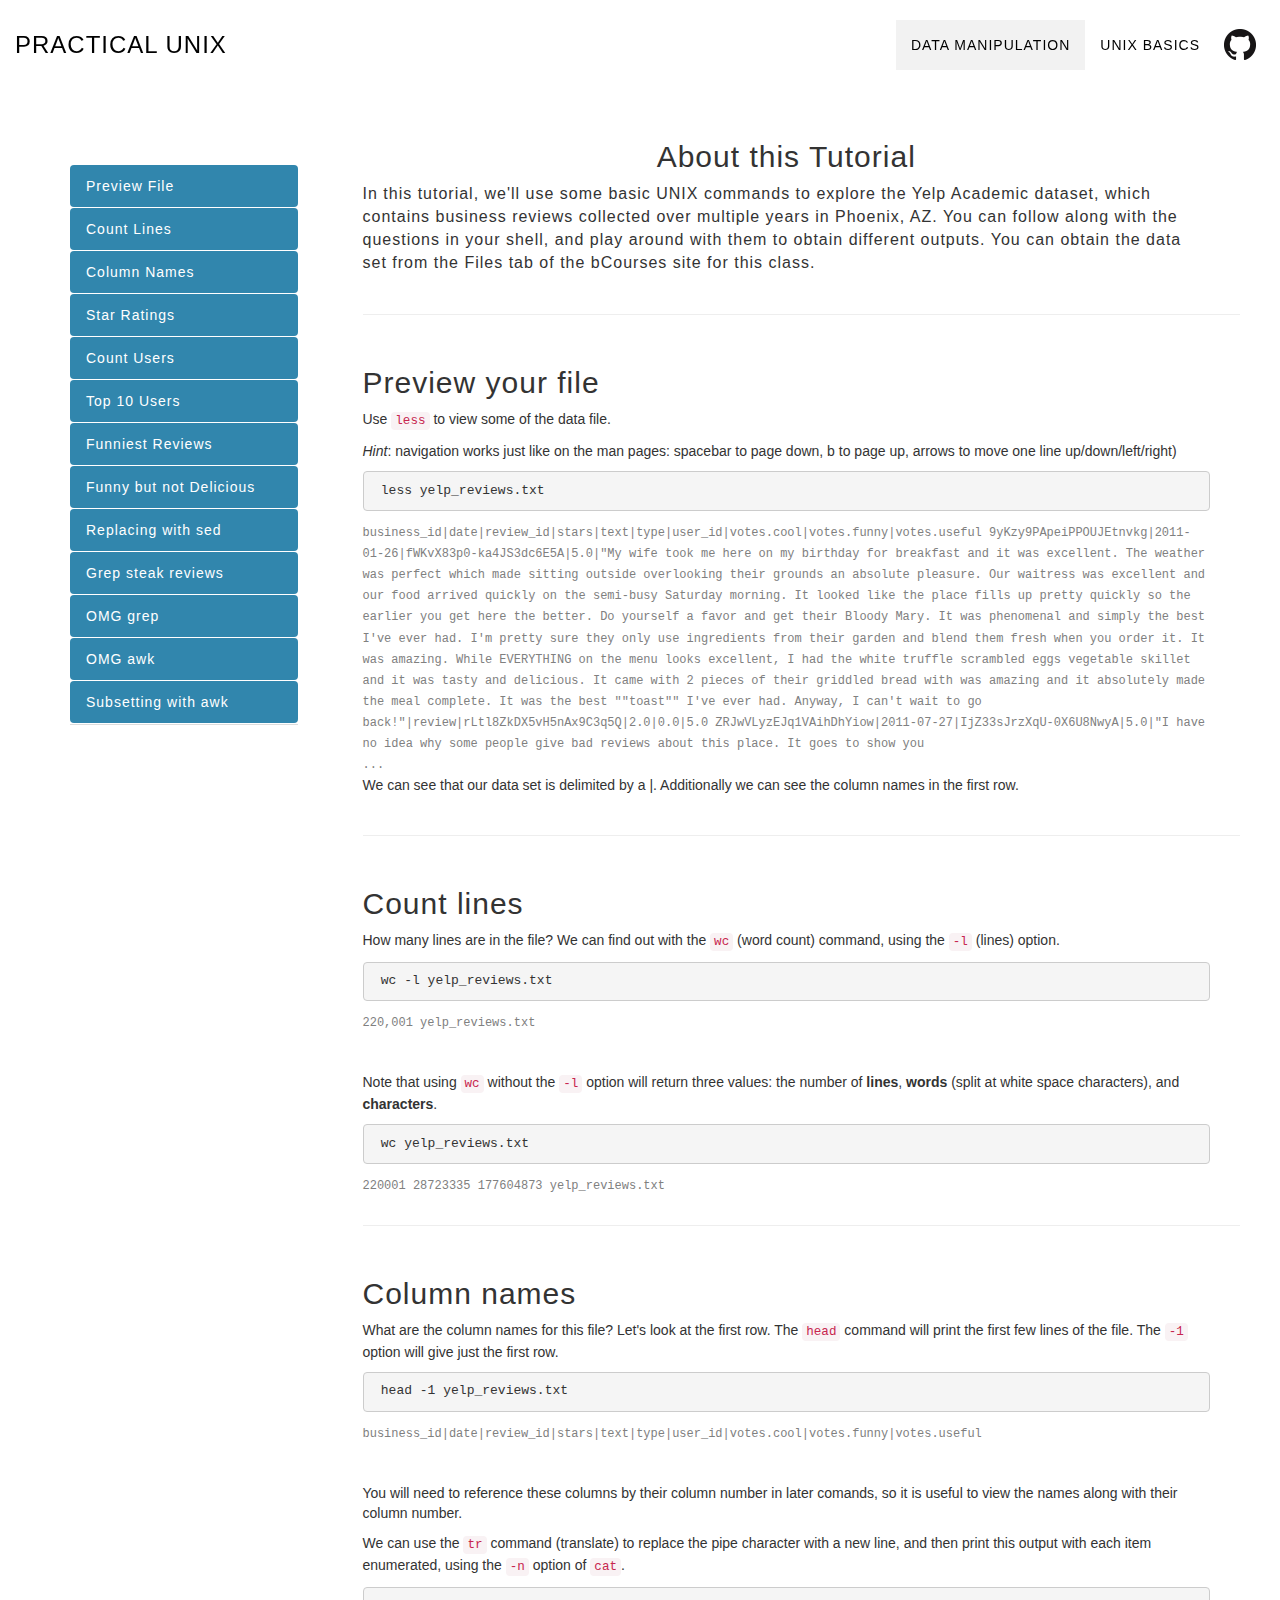
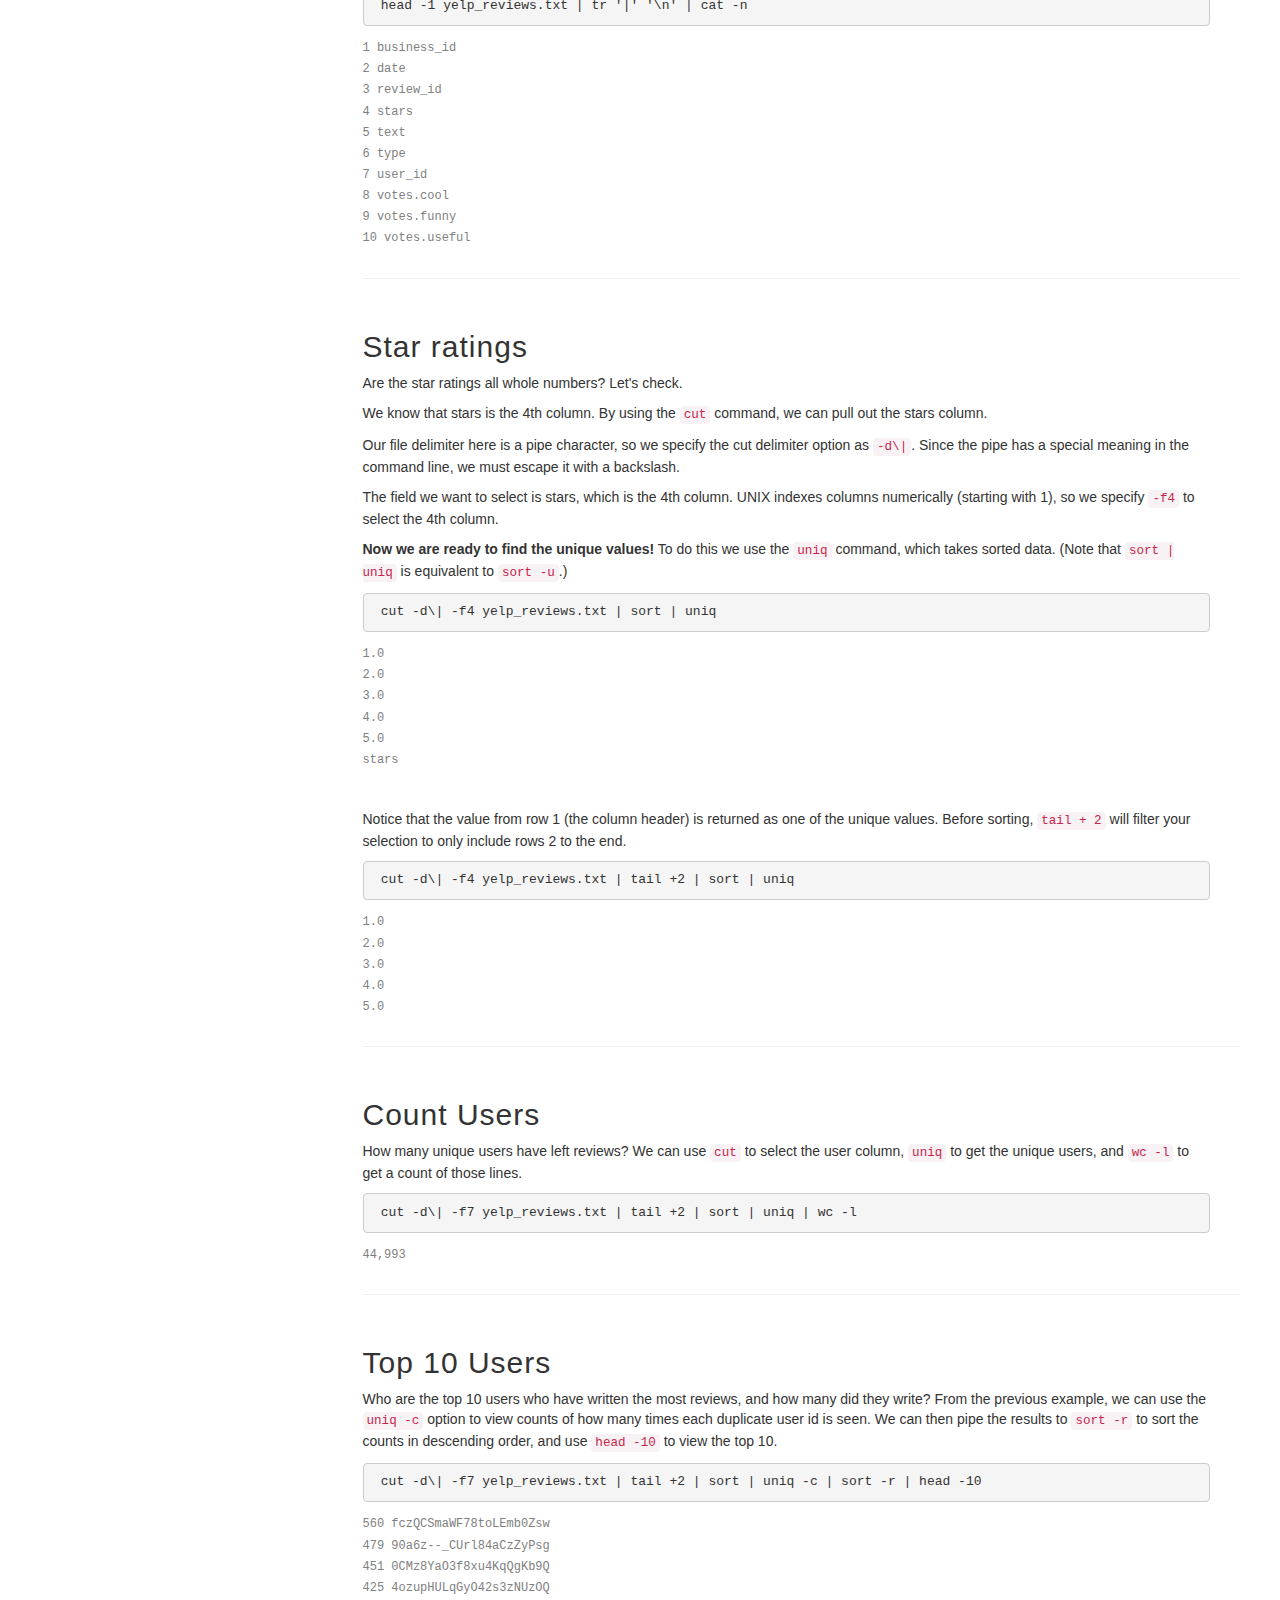
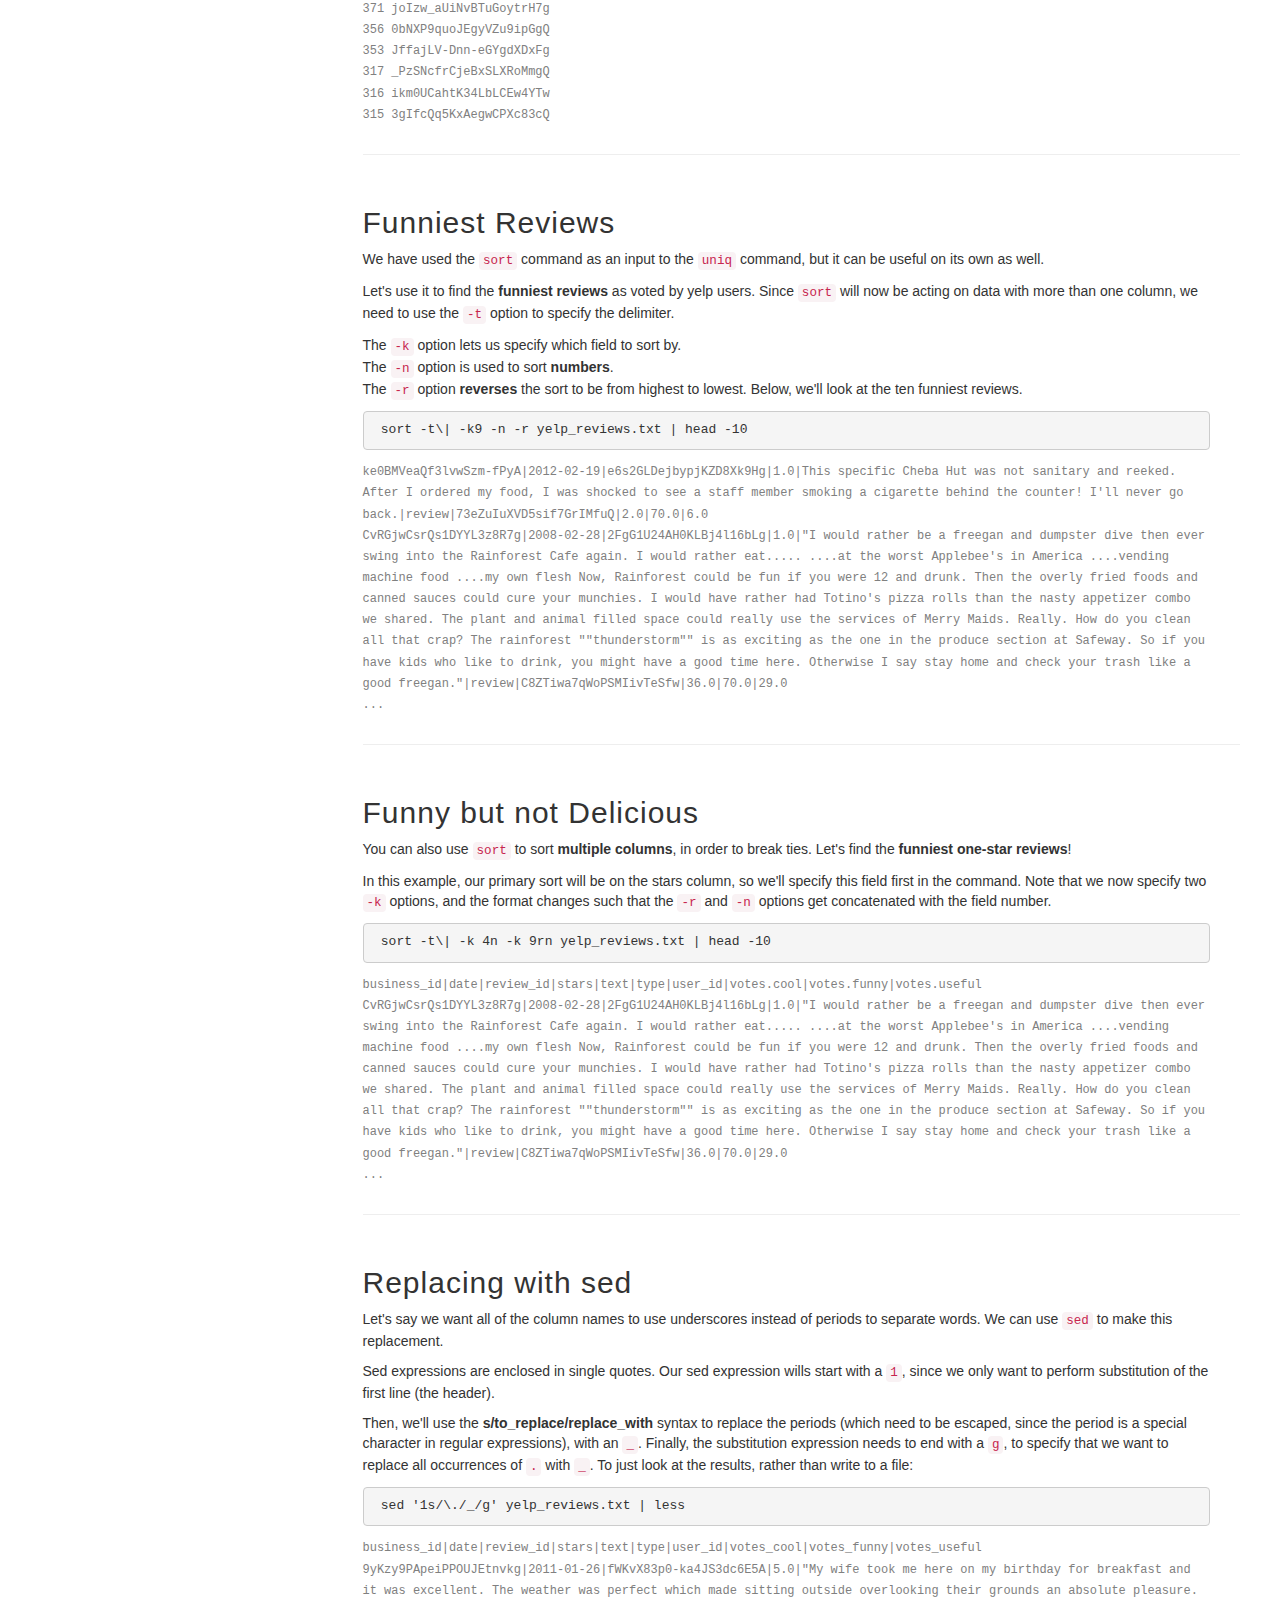
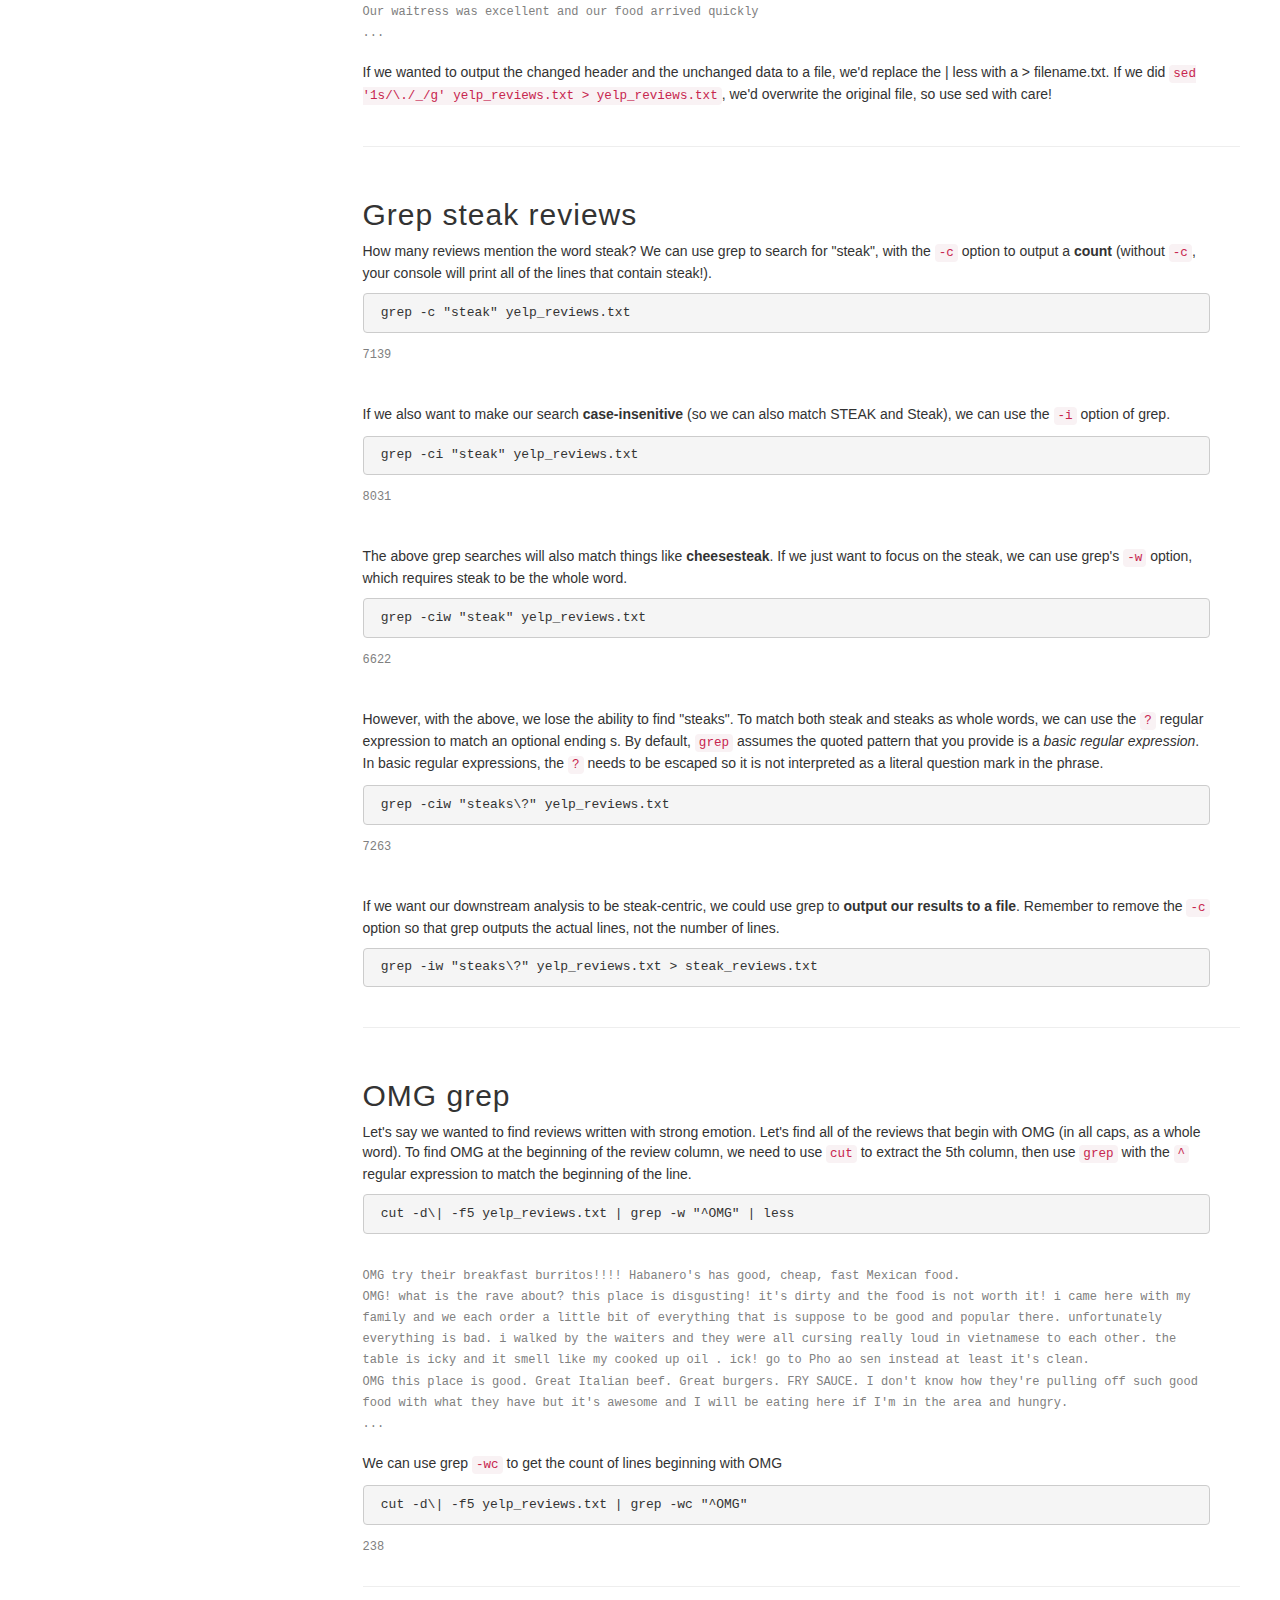
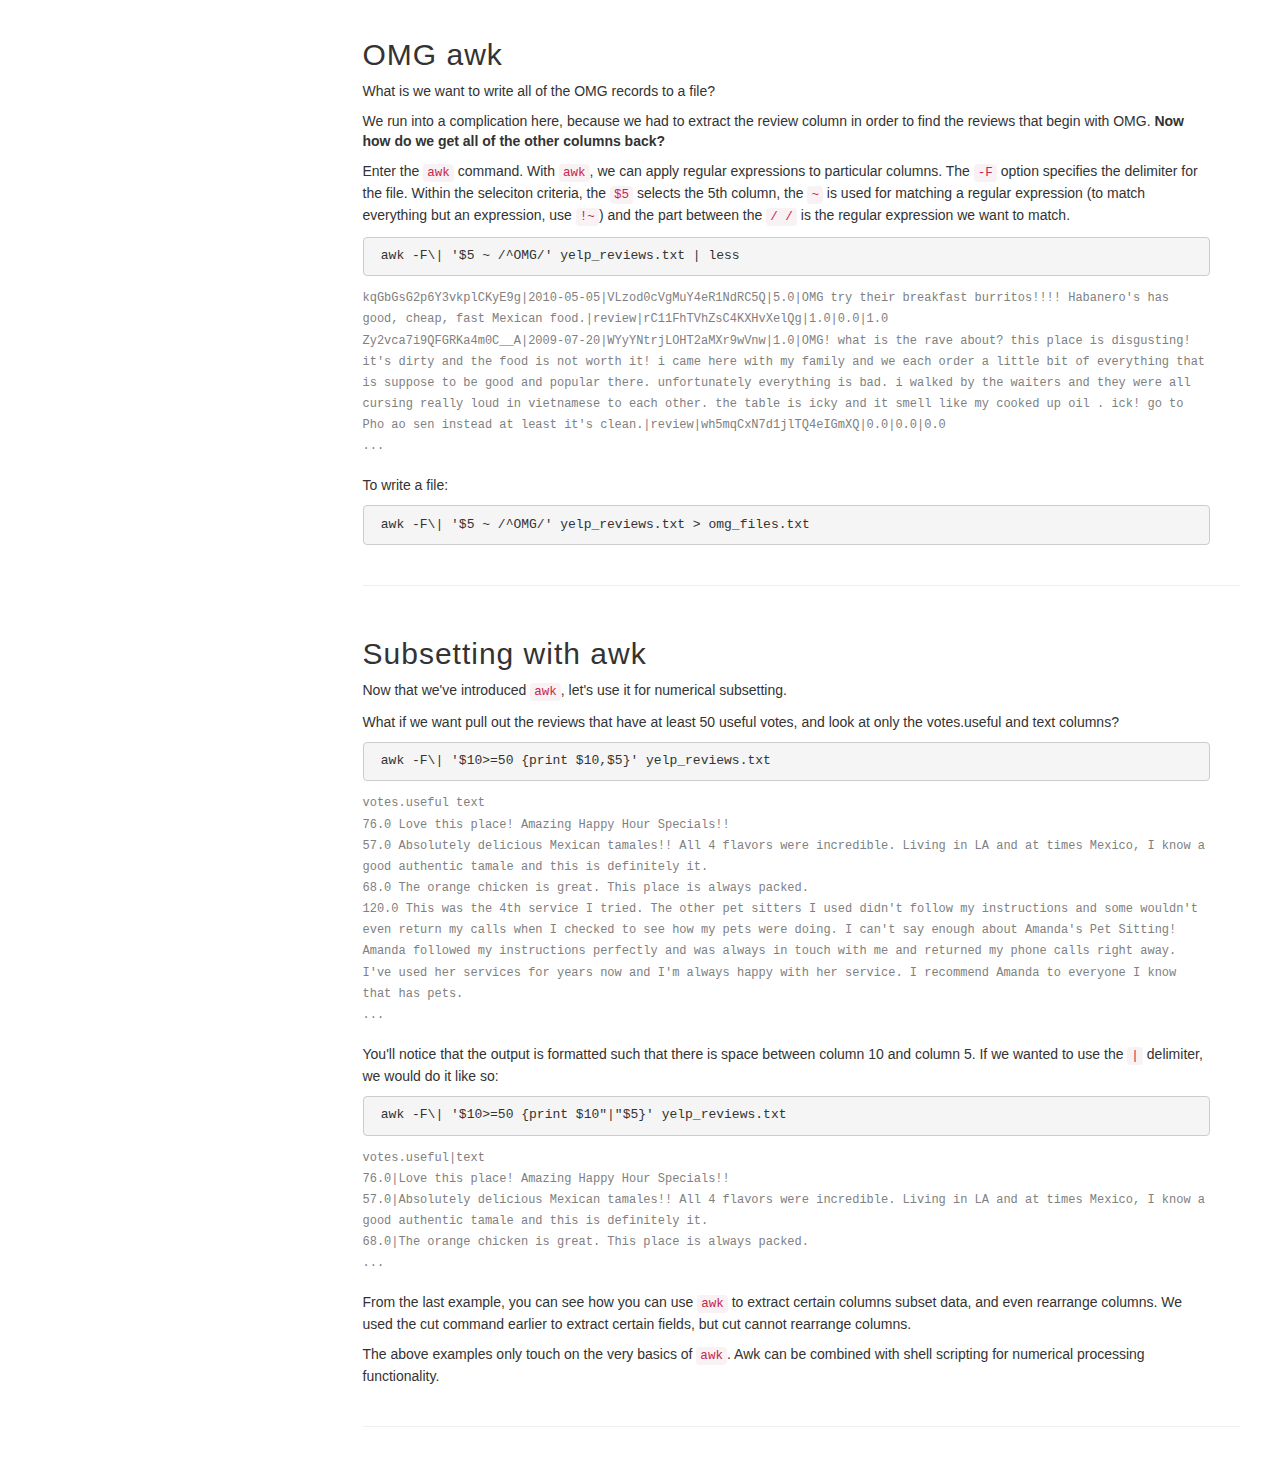
<file: index.html>
<!DOCTYPE html>
<html lang="en">
<head>
  <meta charset="utf-8">
  <meta http-equiv="X-UA-Compatible" content="IE=edge">
  <meta name="viewport" content="width=device-width, initial-scale=1">
  <title>Unix Tutorial</title>

  <!-- Bootstrap -->
  <link href="css/bootstrap.min.css" rel="stylesheet">
  <link href="css/style.css" rel="stylesheet">
</head>

<!-- Navigation -->
<nav class="navbar navbar-custom navbar-fixed-top" role="navigation">
  <div class="container-fluid">
    <div class="navbar-header">
      <button type="button" class="navbar-toggle" data-toggle="collapse"
              data-target=".navbar-main-collapse">
        <i class="fa fa-bars"></i>
      </button>
      <a class="navbar-brand page-scroll" href="#">
        <span id="page-title">Practical Unix</span>
      </a>
    </div>

    <!-- Collect the nav links, forms, and other content for toggling -->
    <div class="collapse navbar-collapse navbar-right navbar-main-collapse">

      <ul class="nav navbar-nav">
        <li class="active"><a href="index.html">Data Manipulation</a></li>
        <li><a href="commands.html">Unix Basics</a></li>
        <li><a href="https://github.com/tebarkley/unix-tutorial"
               target="_blank" class="gh-link"><img
            src='images/GitHub-Mark-32px.png' alt='github'></a></li>
      </ul>
    </div>
    <!-- /.navbar-collapse -->
  </div>
  <!-- /.container -->
</nav>

<header>
  <div class="container">
    <div class="row">
    </div>
  </div>
</header>

<!-- Begin Body -->

<body id="page-top" data-spy="scroll" data-target='.sidebar'>

<div class="container">
<div class="row">
<div class="col-md-3">
  <div class="sidebar-nav">
    <div class="navbar navbar-default sidebar" role="navigation">
      <ul class="nav nav-tabs sidenav" role="navigation">
        <li><a href="#preview" class="list-group-item page-scroll">Preview File
        </a></li>
        <li><a href="#count-lines" class="list-group-item page-scroll">Count
          Lines
        </a></li>
        <li><a href="#col-names" class="list-group-item page-scroll">Column
          Names
        </a></li>
        <li><a href="#stars" class="list-group-item">Star Ratings
        </a></li>
        <li><a href="#unique-users" class="list-group-item">Count Users
        </a></li>
        <li><a href="#top-10-users" class="list-group-item">Top 10 Users
        </a></li>
        <li><a href="#funniest-reviews" class="list-group-item">Funniest
          Reviews
        </a></li>
        <li><a href="#funny-delicious" class="list-group-item">Funny but not
          Delicious
        </a></li>
        <li><a href="#sed-replace" class="list-group-item">Replacing with sed
        </a></li>
        <li><a href="#grep-steak" class="list-group-item">Grep steak reviews
        </a></li>
        <li><a href="#omg-grep" class="list-group-item">OMG grep
        </a></li>
        <li><a href="#omg-awk" class="list-group-item">OMG awk
        </a></li>
        <li><a href="#awk-subset" class="list-group-item">Subsetting with awk
        </a></li>
      </ul>
    </div>
  </div>
</div>

<div class="col-md-9">
<!-- ############################### ABOUT ###############################-->
<h2 class="about">About this Tutorial</h2>

<p class="intro-text">In this tutorial, we'll use some basic UNIX commands to explore
  the Yelp Academic dataset, which contains business reviews collected over
  multiple years in Phoenix, AZ. You can follow along with the questions in
  your shell, and play around with them to obtain different outputs. You can
  obtain the data set from the Files tab of the bCourses site for this class.</p>

<hr class="col-md-12">
<!-- ############################### PREVIEW ###############################-->
<h2 id="preview">Preview your file</h2>

<p>Use <code>less</code> to view some of the data file.</p>

<p><i>Hint</i>: navigation works just like on the man pages: spacebar to page
  down, b to page up, arrows to move one line up/down/left/right)</p>

<pre> <code>less yelp_reviews.txt</code></pre>
<samp>business_id|date|review_id|stars|text|type|user_id|votes.cool|votes.funny|votes.useful
  9yKzy9PApeiPPOUJEtnvkg|2011-01-26|fWKvX83p0-ka4JS3dc6E5A|5.0|"My wife took me
  here on my birthday for breakfast and it was excellent. The weather was
  perfect which made sitting outside overlooking their grounds an absolute
  pleasure. Our waitress was excellent and our food arrived quickly on the
  semi-busy Saturday morning. It looked like the place fills up pretty quickly
  so the earlier you get here the better. Do yourself a favor and get their
  Bloody Mary. It was phenomenal and simply the best I've ever had. I'm pretty
  sure they only use ingredients from their garden and blend them fresh when
  you order it. It was amazing. While EVERYTHING on the menu looks excellent, I
  had the white truffle scrambled eggs vegetable skillet and it was tasty and
  delicious. It came with 2 pieces of their griddled bread with was amazing and
  it absolutely made the meal complete. It was the best ""toast"" I've ever
  had. Anyway, I can't wait to go
  back!"|review|rLtl8ZkDX5vH5nAx9C3q5Q|2.0|0.0|5.0
  ZRJwVLyzEJq1VAihDhYiow|2011-07-27|IjZ33sJrzXqU-0X6U8NwyA|5.0|"I have no idea
  why some people give bad reviews about this place. It goes to show you<br>...</samp>

  <p>We can see that our data set is delimited by a |. Additionally we can see the column names in the first row.</p>

<hr class="col-md-12">
<!-- ############################### COUNT LINES ###############################-->
<h2 id="count-lines">Count lines</h2>

<p>How many lines are in the file? We can find out with the <code>wc</code>
  (word count) command, using the <code>-l</code> (lines) option.
</p>

<pre> <code>wc -l yelp_reviews.txt</code></pre>
<samp>220,001 yelp_reviews.txt</samp>
<br><br><br>

<p>Note that using <code>wc</code> without the <code>-l</code> option will
  return three values: the number of <b>lines</b>, <b>words</b> (split at white
  space characters), and <b>characters</b>.</p>
<pre> <code>wc yelp_reviews</b>.txt</code></pre>
<samp> 220001 28723335 177604873 yelp_reviews.txt</samp>

<hr class="col-md-12">

<!-- ############################### COLUMN NAMES ###############################-->
<h2 id="col-names">Column names</h2>

<p>What are the column names for this file? Let's look at the first row. The
  <code>head</code> command will print the first few lines of the file. The
  <code>-1</code> option will give just the first row.
</p>

<pre> <code>head -1 yelp_reviews.txt</code></pre>
<samp>business_id|date|review_id|stars|text|type|user_id|votes.cool|votes.funny|votes.useful</samp>
<br><br><br>


<p>You will need to reference these columns by their column number in later
  comands, so it is useful to view the names along with their column
  number. </p>

<p> We can use the <code>tr</code> command (translate) to replace the pipe
  character with a new line, and then print this output with each item
  enumerated, using the <code>-n</code> option of <code>cat</code>.
<pre> <code>head -1 yelp_reviews.txt | tr '|' '\n' | cat -n</code></pre>
<samp>
  1 business_id <br>
  2 date <br>
  3 review_id <br>
  4 stars <br>
  5 text <br>
  6 type <br>
  7 user_id <br>
  8 votes.cool <br>
  9 votes.funny <br>
  10 votes.useful <br>
</samp>


<hr class="col-md-12">

<!-- ############################### STARS ###############################-->
<h2 id="stars">Star ratings</h2>

<p>Are the star ratings all whole numbers? Let's check.</p>

<p>We know that stars is the 4th column. By using the <code>cut</code> command,
  we can pull out the stars column.</p>

<p>Our file delimiter here is a pipe character, so we specify the cut delimiter
  option as <code>-d\|</code>. Since the pipe has a special meaning in the
  command line, we must escape it with a backslash.</p>

<p>The field we want to select is stars, which is the 4th column. UNIX indexes
  columns numerically (starting with 1), so we specify <code>-f4</code> to
  select the 4th column.</p>

<p><b>Now we are ready to find the unique values!</b> To do this we use the
  <code>uniq</code> command, which takes sorted data. (Note that <code>sort |
    uniq</code> is equivalent to <code>sort -u</code>.)
</p>

<pre> <code>cut -d\| -f4 yelp_reviews.txt | sort | uniq</code></pre>
<samp>
  1.0 <br>
  2.0 <br>
  3.0 <br>
  4.0 <br>
  5.0 <br>
  stars</samp>
<br><br><br>

<p>Notice that the value from row 1 (the column header) is returned as one of
  the unique values. Before sorting, <code>tail + 2</code> will filter your
  selection to only include rows 2 to the end.</p>
<pre> <code>cut -d\| -f4 yelp_reviews.txt | tail +2 | sort | uniq</code></pre>
<samp>
  1.0 <br>
  2.0 <br>
  3.0 <br>
  4.0 <br>
  5.0 </samp>


<hr class="col-md-12">

<!-- ############################### UNIQUE USERS ###############################-->
<h2 id="unique-users">Count Users</h2>

<p>How many unique users have left reviews? We can use <code>cut</code> to
  select the user column, <code>uniq</code> to get the unique users, and <code>wc
    -l</code> to get a count of those lines.
</p>

<pre> <code>cut -d\| -f7 yelp_reviews.txt | tail +2 | sort | uniq | wc -l</code></pre>
<samp>44,993</samp>


<hr class="col-md-12">

<!-- ############################### TOP 10 USERS ###############################-->
<h2 id="top-10-users">Top 10 Users</h2>

<p>Who are the top 10 users who have written the most reviews, and how many did
  they write? From the previous example, we can use the <code>uniq -c</code>
  option to view counts of how many times each duplicate user id is seen. We can
  then pipe the results to <code>sort -r</code> to sort the counts in
  descending order, and use <code>head -10</code> to view the top 10.
</p>

<pre> <code>cut -d\| -f7 yelp_reviews.txt | tail +2 | sort | uniq -c | sort -r | head -10</code></pre>
<samp>
  560 fczQCSmaWF78toLEmb0Zsw<br>
  479 90a6z--_CUrl84aCzZyPsg<br>
  451 0CMz8YaO3f8xu4KqQgKb9Q<br>
  425 4ozupHULqGyO42s3zNUzOQ<br>
  371 joIzw_aUiNvBTuGoytrH7g<br>
  356 0bNXP9quoJEgyVZu9ipGgQ<br>
  353 JffajLV-Dnn-eGYgdXDxFg<br>
  317 _PzSNcfrCjeBxSLXRoMmgQ<br>
  316 ikm0UCahtK34LbLCEw4YTw<br>
  315 3gIfcQq5KxAegwCPXc83cQ
</samp>

<hr class="col-md-12">

<!-- ############################## FUNNIEST REVIEWS ###############################-->
<h2 id="funniest-reviews">Funniest Reviews</h2>

<p>We have used the <code>sort</code> command as an input to the
  <code>uniq</code> command, but it can be useful on its own as well.</p>

<p>Let's use it to find the <b>funniest reviews</b> as voted by yelp users.
  Since <code>sort</code> will now be acting on data with more than one column,
  we need to use the <code>-t</code> option to specify the delimiter.</p>

<p>The <code>-k</code> option lets us specify which field to sort by.<br>
  The <code>-n</code> option is used to sort <b>numbers</b>.<br>
  The <code>-r</code> option <b>reverses</b> the sort to be from highest to
  lowest. Below, we'll look at the ten funniest reviews.
</p>

<pre> <code>sort -t\| -k9 -n -r yelp_reviews.txt | head -10</code></pre>
<samp>
  ke0BMVeaQf3lvwSzm-fPyA|2012-02-19|e6s2GLDejbypjKZD8Xk9Hg|1.0|This specific
  Cheba Hut was not sanitary and reeked. After I ordered my food, I was shocked
  to see a staff member smoking a cigarette behind the counter! I'll never go
  back.|review|73eZuIuXVD5sif7GrIMfuQ|2.0|70.0|6.0<br>
  CvRGjwCsrQs1DYYL3z8R7g|2008-02-28|2FgG1U24AH0KLBj4l16bLg|1.0|"I would rather
  be a freegan and dumpster dive then ever swing into the Rainforest Cafe
  again. I would rather eat..... ....at the worst Applebee's in America
  ....vending machine food ....my own flesh Now, Rainforest could be fun if you
  were 12 and drunk. Then the overly fried foods and canned sauces could cure
  your munchies. I would have rather had Totino's pizza rolls than the nasty
  appetizer combo we shared. The plant and animal filled space could really use
  the services of Merry Maids. Really. How do you clean all that crap? The
  rainforest ""thunderstorm"" is as exciting as the one in the produce section
  at Safeway. So if you have kids who like to drink, you might have a good time
  here. Otherwise I say stay home and check your trash like a good
  freegan."|review|C8ZTiwa7qWoPSMIivTeSfw|36.0|70.0|29.0<br>...
</samp>

<hr class="col-md-12">

<!-- ############################### FUNNY DELICIOUS ###############################-->
<h2 id="funny-delicious">Funny but not Delicious</h2>

<p>You can also use <code>sort</code> to sort <b>multiple columns</b>, in order
  to break ties. Let's find the <b>funniest one-star reviews</b>!</p>

<p>In this example, our primary sort will be on the stars column, so we'll
  specify this field first in the command. Note that we now specify two <code>-k</code>
  options, and the format changes such that the <code>-r</code> and
  <code>-n</code> options get concatenated with the field number.</p>

<pre> <code>sort -t\| -k 4n -k 9rn yelp_reviews.txt | head -10</code></pre>
<samp>
  business_id|date|review_id|stars|text|type|user_id|votes.cool|votes.funny|votes.useful<br>
  CvRGjwCsrQs1DYYL3z8R7g|2008-02-28|2FgG1U24AH0KLBj4l16bLg|1.0|"I would rather
  be a freegan and dumpster dive then ever swing into the Rainforest Cafe
  again. I would rather eat..... ....at the worst Applebee's in America
  ....vending machine food ....my own flesh Now, Rainforest could be fun if you
  were 12 and drunk. Then the overly fried foods and canned sauces could cure
  your munchies. I would have rather had Totino's pizza rolls than the nasty
  appetizer combo we shared. The plant and animal filled space could really use
  the services of Merry Maids. Really. How do you clean all that crap? The
  rainforest ""thunderstorm"" is as exciting as the one in the produce section
  at Safeway. So if you have kids who like to drink, you might have a good time
  here. Otherwise I say stay home and check your trash like a good
  freegan."|review|C8ZTiwa7qWoPSMIivTeSfw|36.0|70.0|29.0<br>...

</samp>
<hr class="col-md-12">


<!-- ############################## SED REPLACEMENT ###############################-->
<h2 id="sed-replace">Replacing with sed</h2>

<p>Let's say we want all of the column names to use underscores instead of
  periods to separate words. We can use <code>sed</code> to make this
  replacement.</p>

<p>Sed expressions are enclosed in single quotes. Our sed expression wills
  start with a <code>1</code>, since we only want to perform substitution of
  the first line (the header).</p>

<p>Then, we'll use the <b>s/to_replace/replace_with</b> syntax to replace the
  periods (which need to be escaped, since the period is a special character
  in regular expressions), with an <code>_</code>. Finally, the substitution
  expression needs to end with a <code>g</code>, to specify that we want to
  replace all occurrences of <code>.</code> with <code>_</code>. To just look
  at the results, rather than write to a file:
</p>

<pre> <code>sed '1s/\./_/g' yelp_reviews.txt | less</code></pre>
<samp>
  business_id|date|review_id|stars|text|type|user_id|votes_cool|votes_funny|votes_useful<br>
  9yKzy9PApeiPPOUJEtnvkg|2011-01-26|fWKvX83p0-ka4JS3dc6E5A|5.0|"My wife took me
  here on my birthday for breakfast and it was excellent. The weather was
  perfect which made sitting outside overlooking their grounds an absolute
  pleasure. Our waitress was excellent and our food arrived quickly<br>...
</samp>
<br><br>

<p>If we wanted to output the changed header and the unchanged data to a file,
  we'd replace the | less with a > filename.txt. If we did <code>sed
    '1s/\./_/g' yelp_reviews.txt > yelp_reviews.txt</code>, we'd overwrite the
  original file, so use sed with care!</p>

<hr class="col-md-12">

<!-- ############################### GREP STEAK ###############################-->
<h2 id="grep-steak">Grep steak reviews</h2>

<p>How many reviews mention the word steak? We can use grep to search for
  "steak", with the <code>-c</code> option to output a <b>count</b> (without
  <code>-c</code>, your console will print all of the lines that contain
  steak!).</p>

<pre> <code>grep -c "steak" yelp_reviews.txt</code></pre>
<samp>7139</samp>
<br><br><br>

<p>If we also want to make our search <b>case-insenitive</b> (so we can also
  match STEAK and Steak), we can use the <code>-i</code> option of grep.</p>

<pre> <code>grep -ci "steak" yelp_reviews.txt</code></pre>
<samp>8031</samp>
<br><br><br>

<p>The above grep searches will also match things like <b>cheesesteak</b>. If
  we just want to focus on the steak, we can use grep's <code>-w</code> option,
  which requires steak to be the whole word.</p>

<pre> <code>grep -ciw "steak" yelp_reviews.txt</code></pre>
<samp>6622</samp>
<br><br><br>

<p>However, with the above, we lose the ability to find "steaks". To match both
  steak and steaks as whole words, we can use the <code>?</code> regular
  expression to match an optional ending s. By default, <code>grep</code>
  assumes the quoted pattern that you provide is a <i>basic regular
    expression</i>. In basic regular expressions, the <code>?</code> needs to
  be escaped so it is not interpreted as a literal question mark in the phrase.
</p>

<pre> <code>grep -ciw "steaks\?" yelp_reviews.txt</code></pre>
<samp>7263</samp>
<br><br><br>

<p>If we want our downstream analysis to be steak-centric, we could use grep to
  <b>output our results to a file</b>. Remember to remove the <code>-c</code>
  option so that grep outputs the actual lines, not the number of lines.</p>

<pre> <code>grep -iw "steaks\?" yelp_reviews.txt > steak_reviews.txt</code></pre>

<hr class="col-md-12">


<!-- ############################### OMG grep ###############################-->
<h2 id="omg-grep">OMG grep</h2>

<p>Let's say we wanted to find reviews written with strong emotion. Let's find
  all of the reviews that begin with OMG (in all caps, as a whole word). To
  find OMG at the beginning of the review column, we need to use
  <code>cut</code> to extract the 5th column, then use <code>grep</code> with
  the <code>^</code> regular expression to match the beginning of the line.</p>

<pre> <code>cut -d\| -f5 yelp_reviews.txt | grep -w "^OMG" | less</code></pre>
<br>
<samp>
  OMG try their breakfast burritos!!!! Habanero's has good, cheap, fast Mexican
  food.<br>
  OMG! what is the rave about? this place is disgusting! it's dirty and the
  food is not worth it! i came here with my family and we each order a little
  bit of everything that is suppose to be good and popular there. unfortunately
  everything is bad. i walked by the waiters and they were all cursing really
  loud in vietnamese to each other. the table is icky and it smell like my
  cooked up oil . ick! go to Pho ao sen instead at least it's clean.<br>
  OMG this place is good. Great Italian beef. Great burgers. FRY SAUCE. I don't
  know how they're pulling off such good food with what they have but it's
  awesome and I will be eating here if I'm in the area and hungry.<br>...
</samp>

<br><br>

<p>We can use grep <code>-wc</code> to get the count of lines beginning with
  OMG</p>
<pre> <code>cut -d\| -f5 yelp_reviews.txt | grep -wc "^OMG"</code></pre>
<samp>238</samp>

<hr class="col-md-12">

<!-- ############################### OMG AWK ###############################-->
<h2 id="omg-awk">OMG awk</h2>

<p>What is we want to write all of the OMG records to a file?</p>

<p>We run into a complication here, because we had to extract the review column
  in order to find the reviews that begin with OMG. <b>Now how do we get all of
    the other columns back?</b></p>

<p>Enter the <code>awk</code> command. With <code>awk</code>, we can apply
  regular expressions to particular columns. The <code>-F</code> option
  specifies the delimiter for the file. Within the seleciton criteria, the
  <code>$5</code> selects the 5th column, the <code>~</code> is used for
  matching a regular expression (to match everything but an expression, use
  <code>!~</code>) and the part between the <code>/ /</code> is the regular
  expression we want to match. </p>

<pre> <code>awk -F\| '$5 ~ /^OMG/' yelp_reviews.txt | less</code></pre>
<samp>kqGbGsG2p6Y3vkplCKyE9g|2010-05-05|VLzod0cVgMuY4eR1NdRC5Q|5.0|OMG try
  their breakfast burritos!!!! Habanero's has good, cheap, fast Mexican
  food.|review|rC11FhTVhZsC4KXHvXelQg|1.0|0.0|1.0<br>
  Zy2vca7i9QFGRKa4m0C__A|2009-07-20|WYyYNtrjLOHT2aMXr9wVnw|1.0|OMG! what is the
  rave about? this place is disgusting! it's dirty and the food is not worth
  it! i came here with my family and we each order a little bit of everything
  that is suppose to be good and popular there. unfortunately everything is
  bad. i walked by the waiters and they were all cursing really loud in
  vietnamese to each other. the table is icky and it smell like my cooked up
  oil . ick! go to Pho ao sen instead at least it's
  clean.|review|wh5mqCxN7d1jlTQ4eIGmXQ|0.0|0.0|0.0<br>...
</samp>

<br><br>

<p>To write a file:</p>
<pre> <code>awk -F\| '$5 ~ /^OMG/' yelp_reviews.txt > omg_files.txt</code></pre>


<hr class="col-md-12">

<!-- ############################### GREP STEAK ###############################-->
<h2 id="awk-subset">Subsetting with awk</h2>

<p>Now that we've introduced <code>awk</code>, let's use it for numerical
  subsetting.</p>

<p>What if we want pull out the reviews that have at least 50 useful votes, and
  look at only the votes.useful and text columns?</p>

<pre> <code>awk -F\| '$10>=50 {print $10,$5}' yelp_reviews.txt</code></pre>
<samp>votes.useful text<br>
  76.0 Love this place! Amazing Happy Hour Specials!!<br>
  57.0 Absolutely delicious Mexican tamales!! All 4 flavors were incredible.
  Living in LA and at times Mexico, I know a good authentic tamale and this is
  definitely it.<br>
  68.0 The orange chicken is great. This place is always packed.<br>
  120.0 This was the 4th service I tried. The other pet sitters I used didn't
  follow my instructions and some wouldn't even return my calls when I checked
  to see how my pets were doing. I can't say enough about Amanda's Pet Sitting!
  Amanda followed my instructions perfectly and was always in touch with me and
  returned my phone calls right away. I've used her services for years now and
  I'm always happy with her service. I recommend Amanda to everyone I know that
  has pets. <br>...</samp>

<br><br>

<p>You'll notice that the output is formatted such that there is space between
  column 10 and column 5. If we wanted to use the <code>|</code> delimiter, we
  would do it like so:</p>

<pre> <code>awk -F\| '$10>=50 {print $10"|"$5}' yelp_reviews.txt</code></pre>
<samp>votes.useful|text<br>
  76.0|Love this place! Amazing Happy Hour Specials!!<br>
  57.0|Absolutely delicious Mexican tamales!! All 4 flavors were incredible.
  Living in LA and at times Mexico, I know a good authentic tamale and this is
  definitely it.<br>
  68.0|The orange chicken is great. This place is always packed.<br>...</samp>

<br><br>

<p>From the last example, you can see how you can use <code>awk</code> to
  extract certain columns subset data, and even rearrange columns. We used the
  cut command earlier to extract certain fields, but cut cannot rearrange
  columns.</p>

<p>The above examples only touch on the very basics of <code>awk</code>. Awk
  can be combined with shell scripting for numerical processing functionality.
</p>


<hr class="col-md-12">

</div>
</div>
</div>


<!-- jQuery (necessary for Bootstrap's JavaScript plugins) -->
<script
    src="https://ajax.googleapis.com/ajax/libs/jquery/1.11.1/jquery.min.js"></script>
<!-- Include all compiled plugins (below), or include individual files as needed -->
<script src="js/bootstrap.min.js"></script>
<script src="js/script.js"></script>

</body>
</html>
</file>
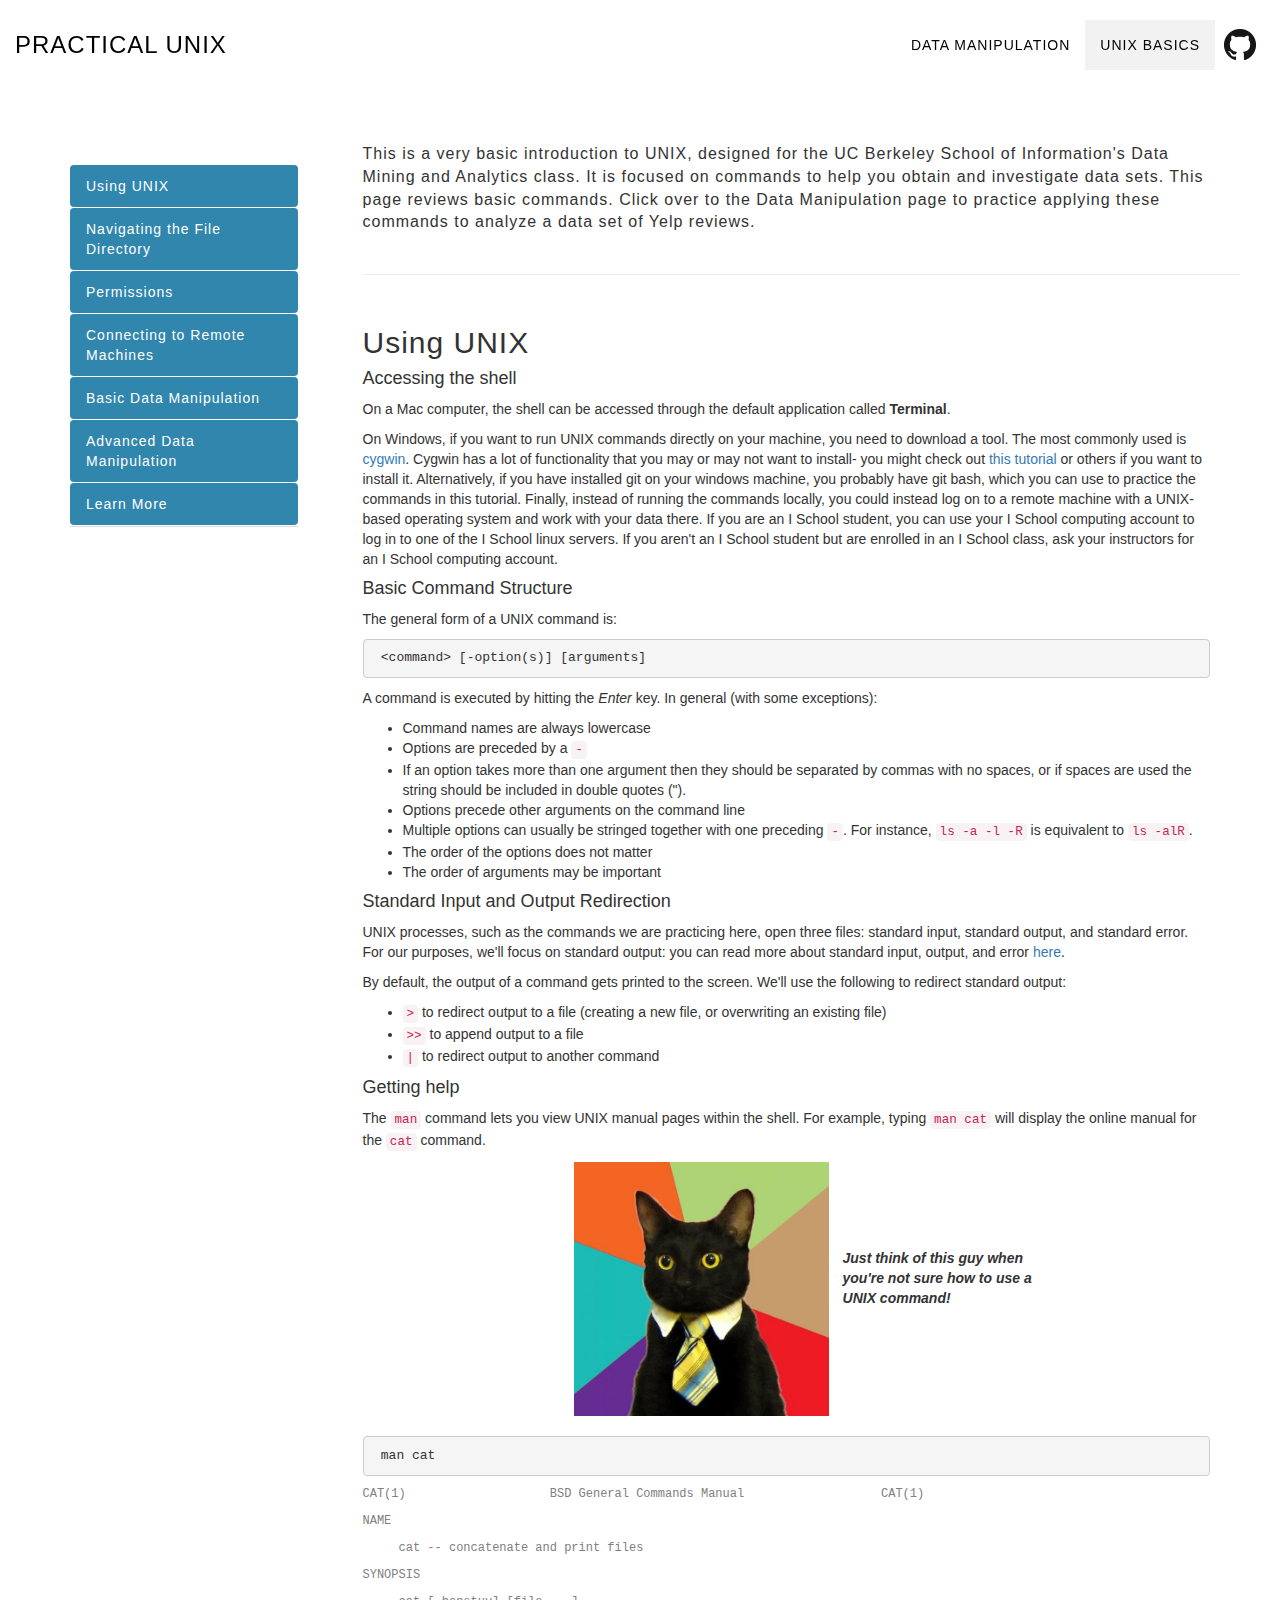
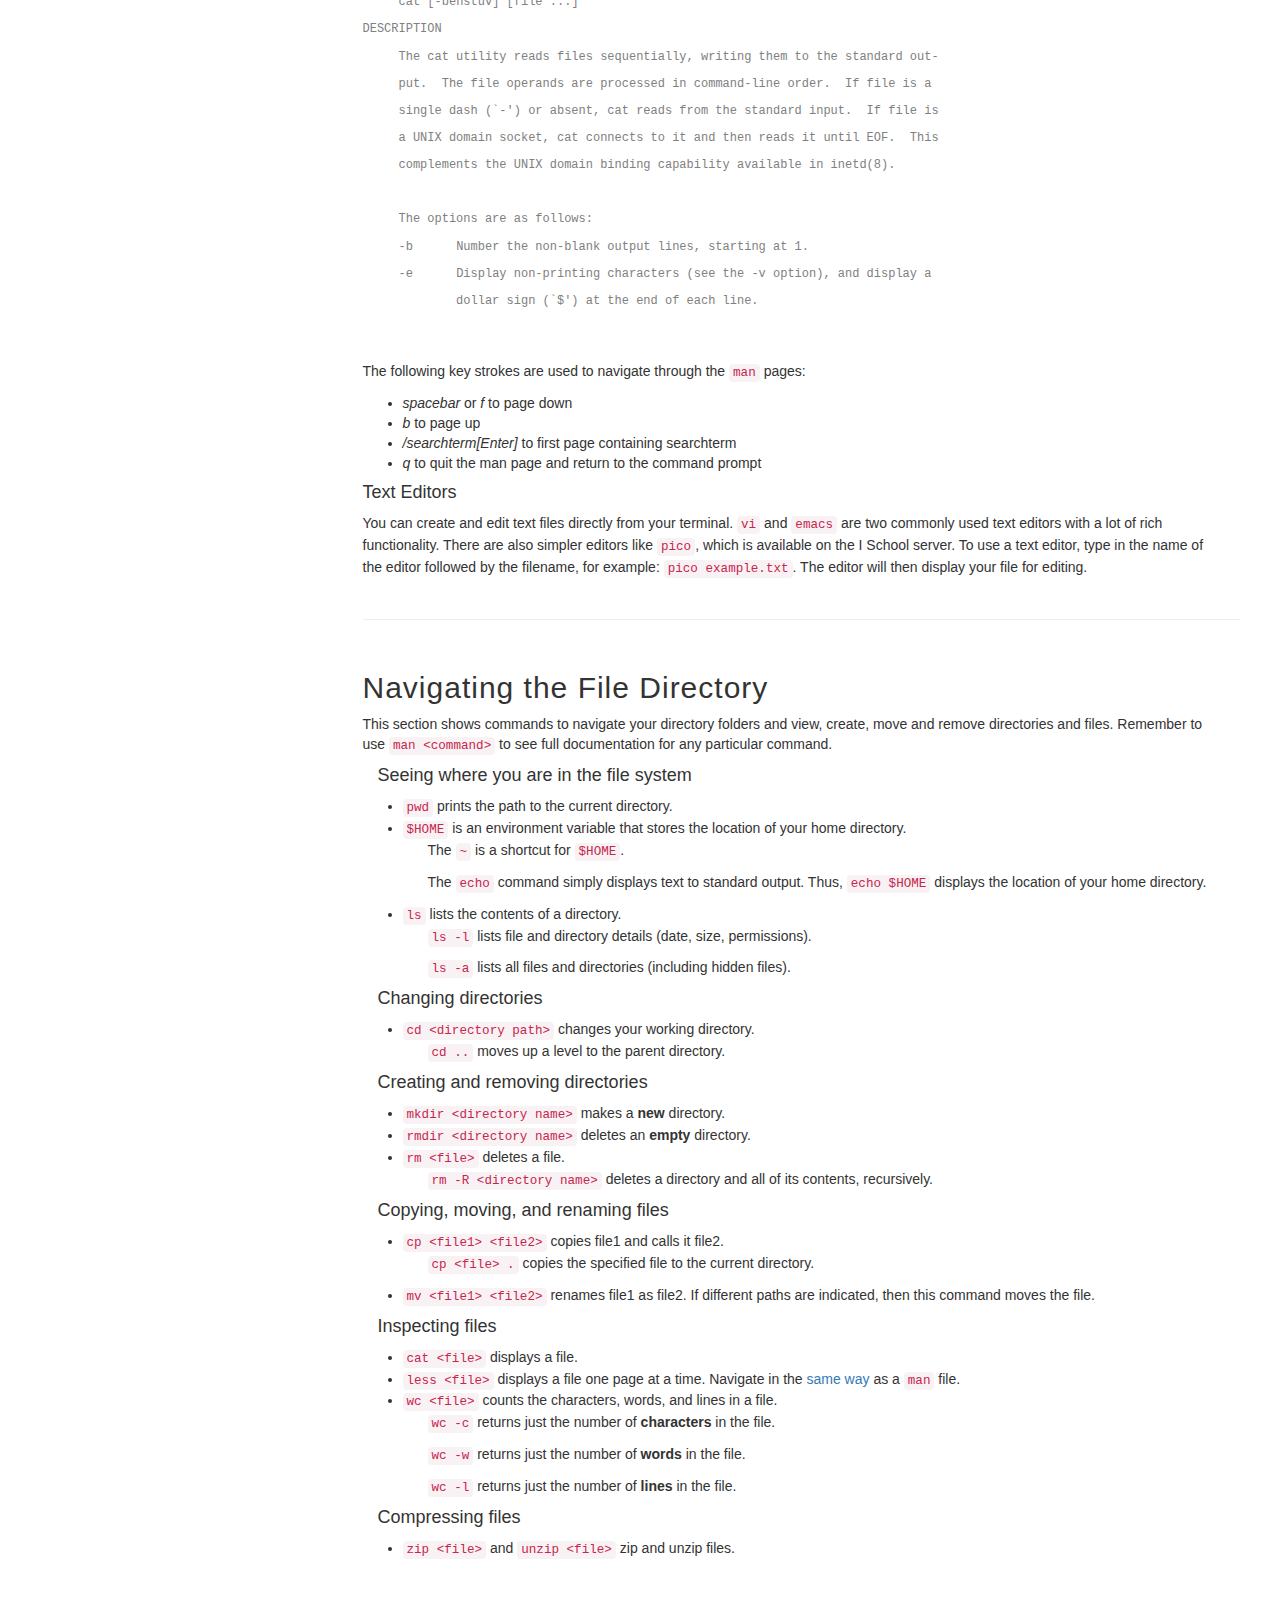
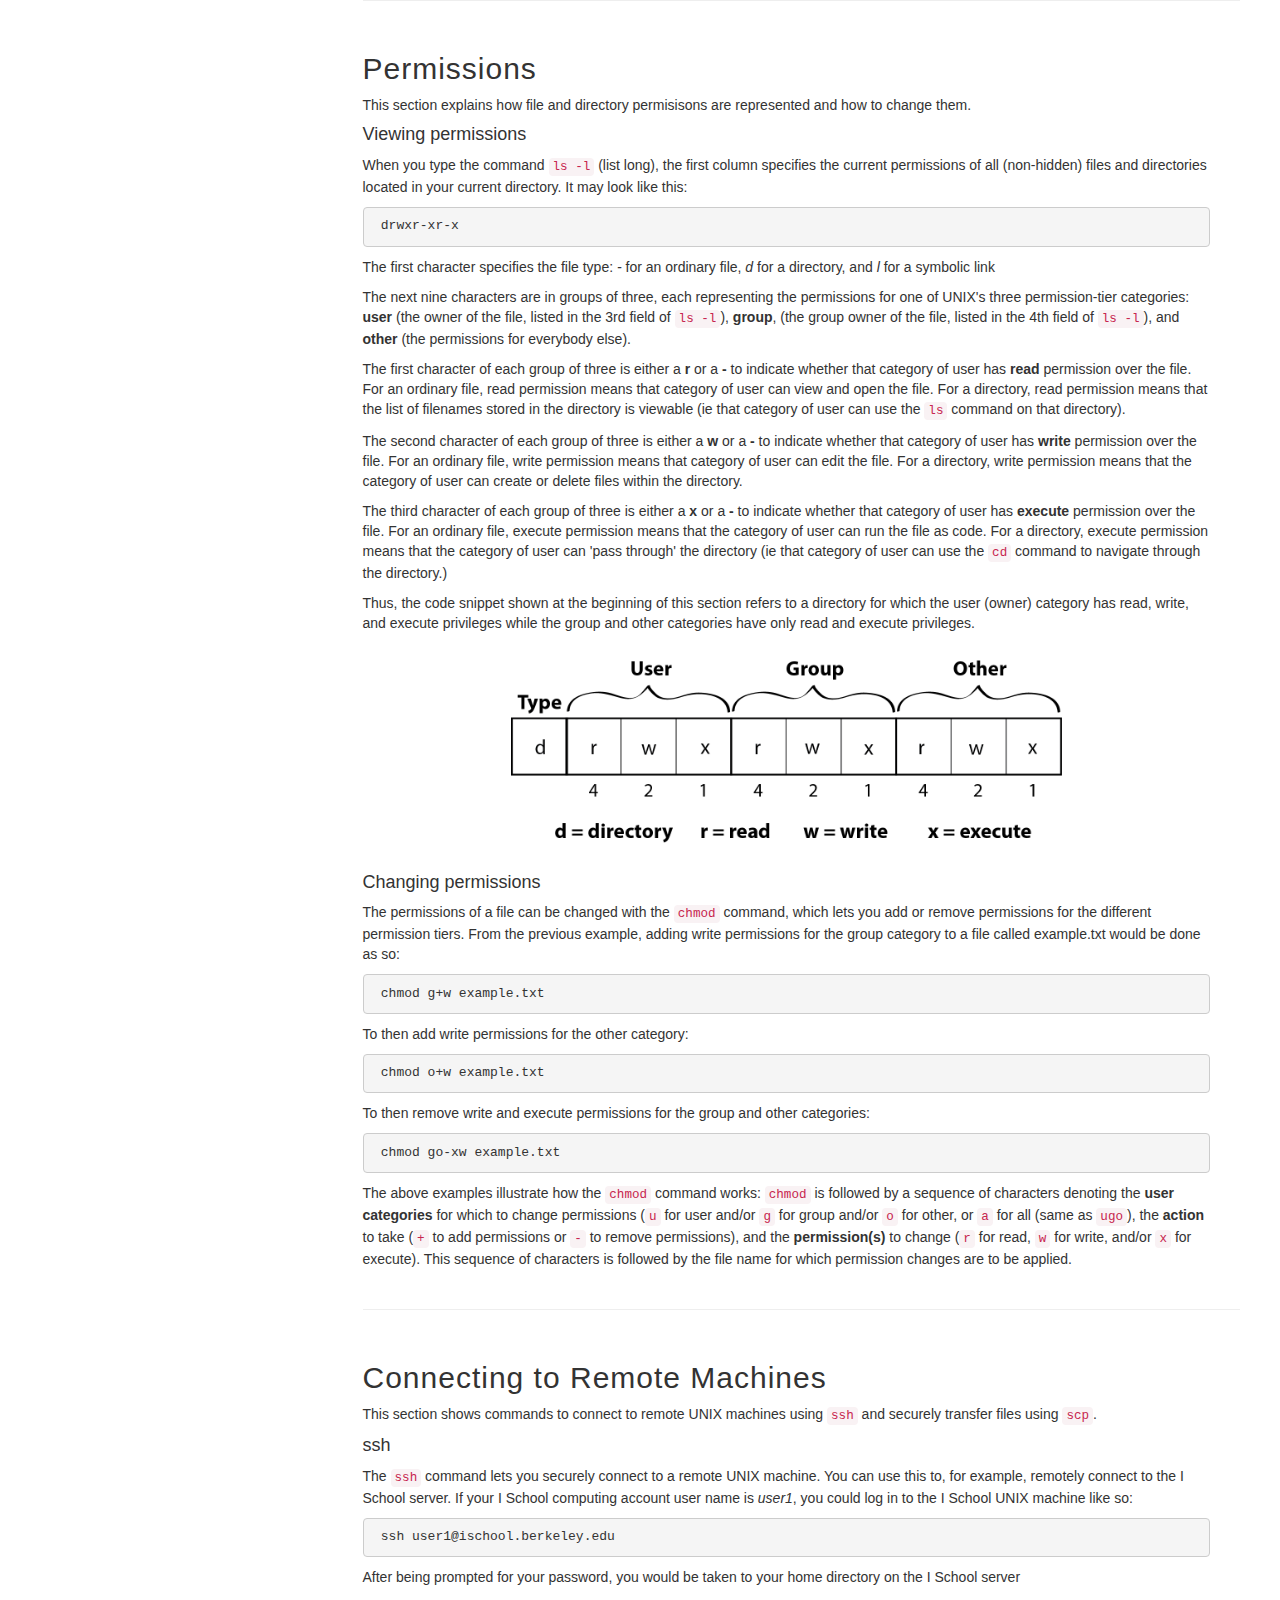
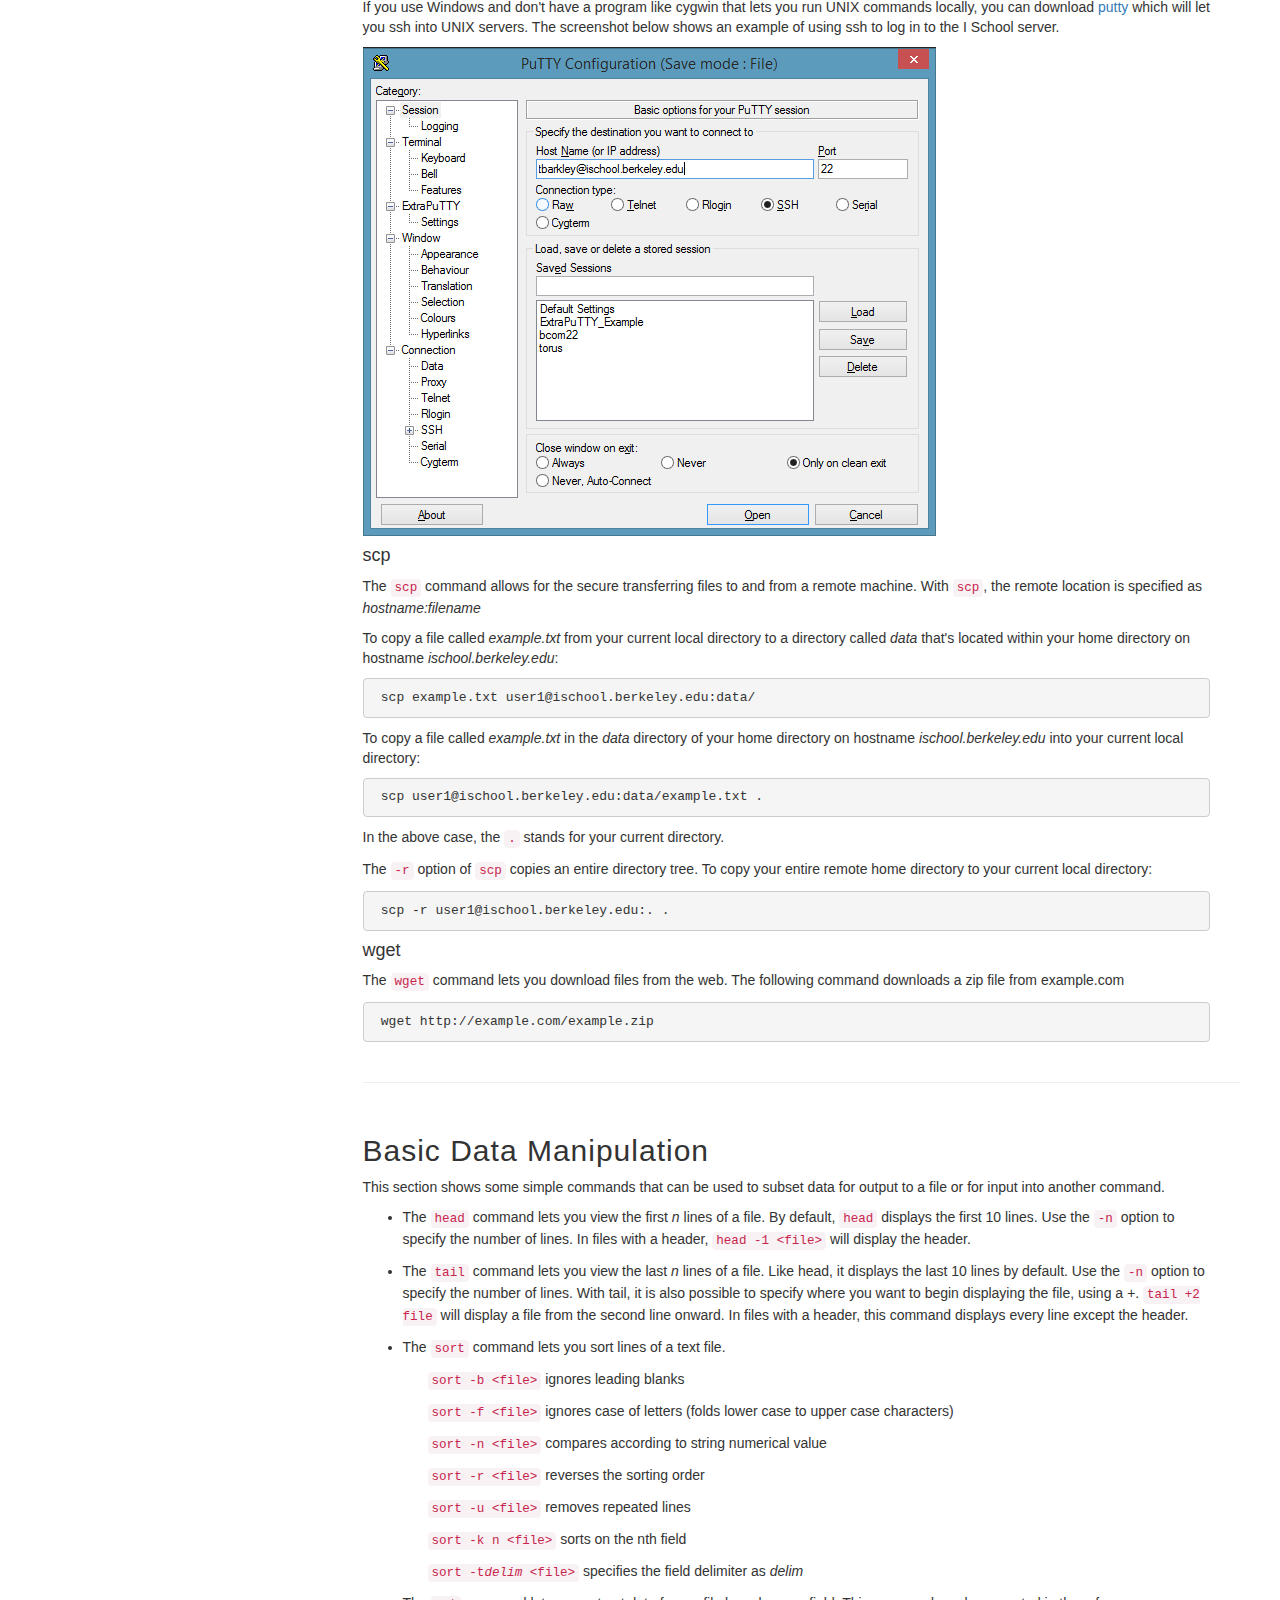
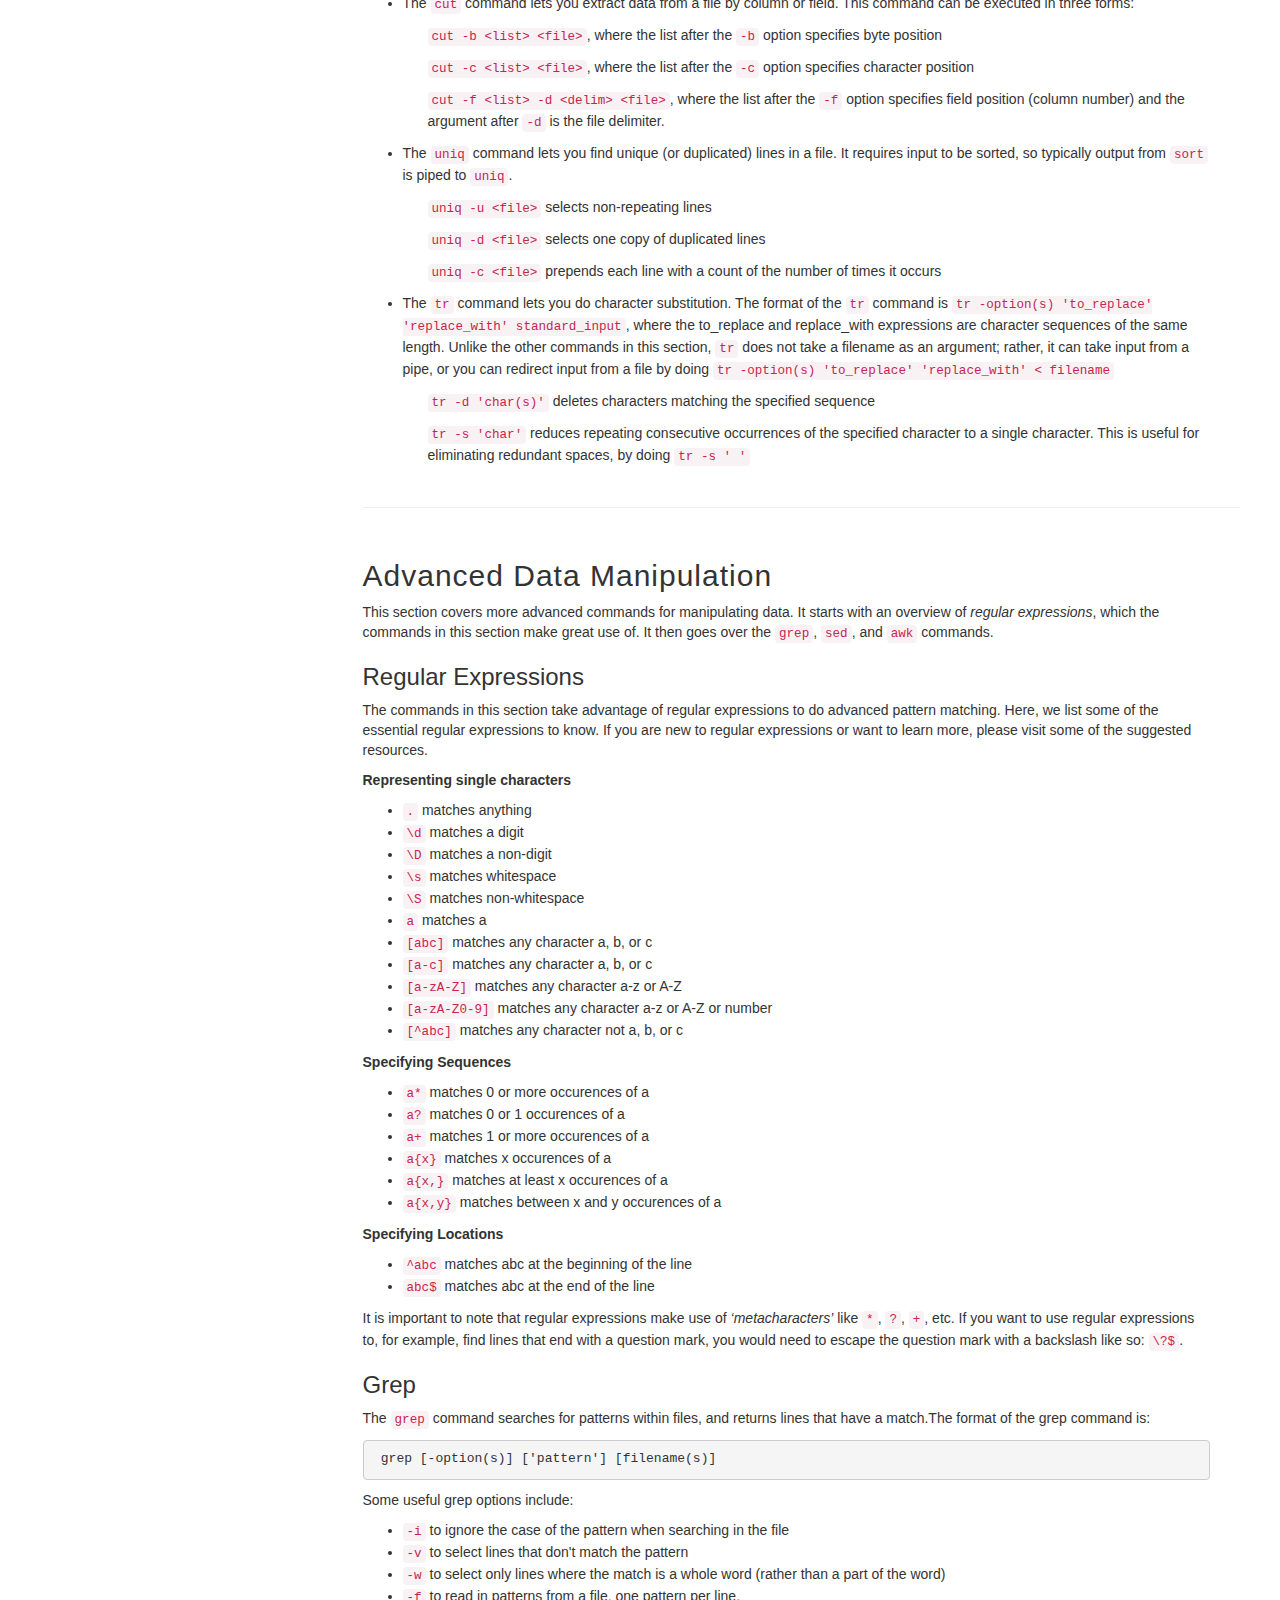
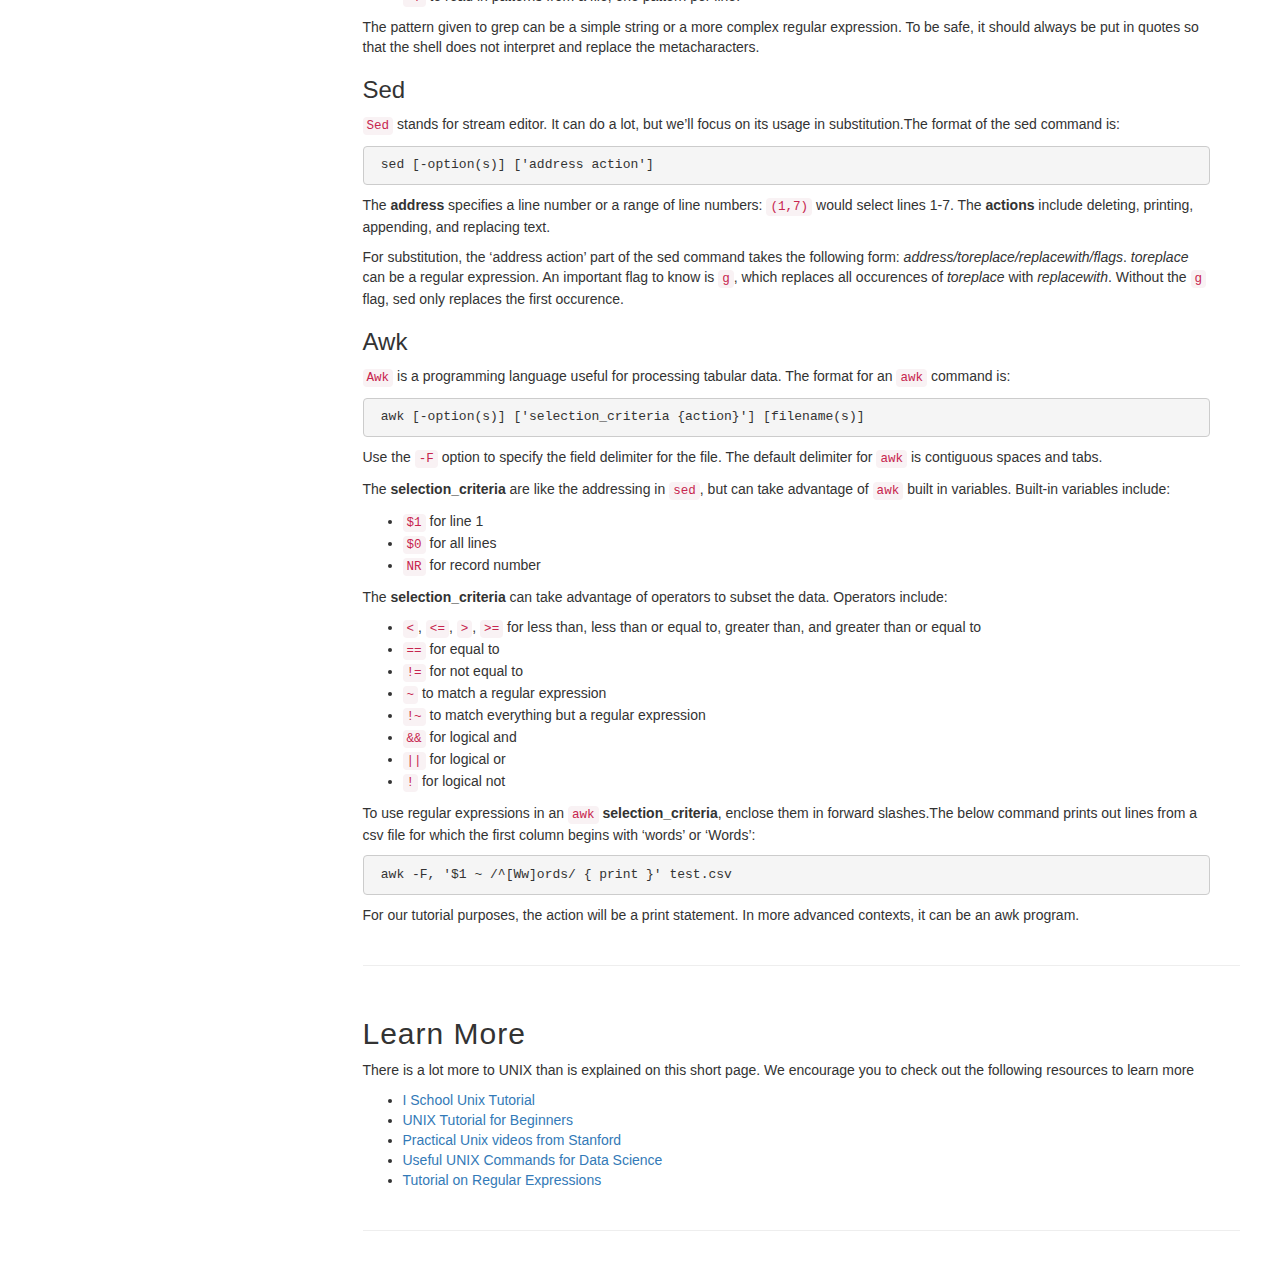
<file: commands.html>
<!DOCTYPE html>
<html lang="en">
<head>
  <meta charset="utf-8">
  <meta http-equiv="X-UA-Compatible" content="IE=edge">
  <meta name="viewport" content="width=device-width, initial-scale=1">
  <title>Unix Tutorial</title>

  <!-- Bootstrap -->
  <link href="css/bootstrap.min.css" rel="stylesheet">
  <link href="css/style.css" rel="stylesheet">

</head>
<!-- Navigation -->
<nav class="navbar navbar-custom navbar-fixed-top" role="navigation">
  <div class="container-fluid">
    <div class="navbar-header">
      <button type="button" class="navbar-toggle" data-toggle="collapse"
              data-target=".navbar-main-collapse">
        <i class="fa fa-bars"></i>
      </button>
      <a class="navbar-brand page-scroll" href="#">
        <span id="page-title">Practical Unix</span>
      </a>
    </div>

    <!-- Collect the nav links, forms, and other content for toggling -->
    <div class="collapse navbar-collapse navbar-right navbar-main-collapse">

      <ul class="nav navbar-nav">
        <li><a href="index.html">Data Manipulation</a></li>
        <li class="active"><a href="commands.html">Unix Basics</a></li>
        <li><a href="https://github.com/tebarkley/unix-tutorial"
               target="_blank" class="gh-link"><img
            src='images/GitHub-Mark-32px.png' alt='github'></a></li>
      </ul>
    </div>
    <!-- /.navbar-collapse -->
  </div>
  <!-- /.container -->
</nav>

<header>
  <div class="container">
    <div class="row">
    </div>
  </div>
</header>

<!-- Begin Body -->

<body id="page-top" data-spy="scroll" data-target='.sidebar'>

<div class="container">
<div class="row">
<div class="col-md-3">
  <div class="sidebar-nav">
    <div class="navbar navbar-default sidebar" role="navigation">
      <ul class="nav nav-tabs sidenav" role="navigation">
        <li><a href="#using" class="list-group-item">Using UNIX
        </a></li>
        <li><a href="#navigation" class="list-group-item">Navigating the File
          Directory
        </a></li>
        <li><a href="#permissions" class="list-group-item">Permissions
        </a></li>
        <li><a href="#remote" class="list-group-item">Connecting to Remote Machines
        </a></li>
        <li><a href="#basic" class="list-group-item">Basic Data Manipulation
        </a></li>
        <li><a href="#advanced" class="list-group-item">Advanced Data Manipulation
        </a></li>
        <li><a href="#resources" class="list-group-item">Learn More
        </a></li>
      </ul>
    </div>
  </div>
</div>
<div class="col-md-9">
<section>
  <!-- ############################### Introduction ###############################-->
  <p class='intro-text'><br>This is a very basic introduction to UNIX, designed for the UC
    Berkeley School of Information's Data Mining and Analytics class. It is
    focused on commands to help you obtain and investigate data sets. This page reviews basic commands. Click over to the Data Manipulation page to practice applying these commands to analyze a data set of Yelp reviews.</p>
  <hr class="col-md-12">
</section>

<section id='using'>
  <!-- ############################### Basic Concepts ###############################-->
  <h2>Using UNIX</h2>

  <h4>Accessing the shell</h4>

  <p>On a Mac computer, the shell can be accessed through the default application called <b>Terminal</b>. </p>
  <p>On Windows, if you want to run UNIX commands directly on your machine, you need to download a tool. The most commonly used is <a href=https://cygwin.com/install.html>cygwin</a>. Cygwin has a lot of functionality that you may or may not want to install- you might check out <a href=https://www.youtube.com/watch?v=TjxEH_tr7e0>this tutorial</a> or others if you want to install it. Alternatively, if you have installed git on your windows machine, you probably have git bash, which you can use to practice the commands in this tutorial. Finally, instead of running the commands locally, you could instead log on to a remote machine with a UNIX-based operating system and work with your data there. If you are an I School student, you can use your I School computing account to log in to one of the I School linux servers. If you aren't an I School student but are enrolled in an I School class, ask your instructors for an I School computing account.</p>

  <h4>Basic Command Structure</h4>

  <p>The general form of a UNIX command is:</p>

  <pre> <code>&lt;command&gt; [-option(s)] [arguments]</code></pre>
  
  <p>A command is executed by hitting the <i>Enter</i> key. In general (with some exceptions):
      <ul>
        <li>Command names are always lowercase</li>
        <li>Options are preceded by a <code>-</code></li>
        <li>If an option takes more than one argument then they should be separated by commas with no spaces, or if spaces are used the string should be included in double quotes (").</li>
        <li>Options precede other arguments on the command line</li>
        <li>Multiple options can usually be stringed together with one preceding <code>-</code>. For instance, 
          <code>ls -a -l -R</code> is equivalent to <code>ls -alR</code>.</li>
        <li>The order of the options does not matter</li>
        <li>The order of arguments may be important</li>
      </ul>  
  </p>

  <h4>Standard Input and Output Redirection</h4>

  <p>UNIX processes, such as the commands we are practicing here, open three files: standard input, standard output, and standard error. For our purposes, we'll focus on standard output: you can read more about standard input, output, and error <a href='http://sc.tamu.edu/help/general/unix/redirection.html'>here</a>.</p>

  <p> By default, the output of a command gets printed to the screen. We'll use the following to redirect standard output:
    <ul>
      <li><code>></code> to redirect output to a file (creating a new file, or overwriting an existing file)</li>
      <li><code>>></code> to append output to a file</li>
      <li><code>|</code> to redirect output to another command</li>
    </ul></p>

  <h4 id='man'>Getting help</h4>

  <p>The <code>man</code> command lets you view UNIX manual pages within the
    shell. For example, typing <code>man cat</code> will display the online
    manual for the <code>cat</code> command.</p>

  <img src='images/man-cat.jpg' alt='man-cat' id='man-cat'>

  <p id='cat-caption'><b><i>Just think of this guy when you're not sure how to
    use a UNIX command!</b></i></p>


  <pre> <code>man cat</code></pre>
  <samp>
    <p class="p1">CAT(1)&nbsp; &nbsp; &nbsp; &nbsp; &nbsp; &nbsp; &nbsp; &nbsp;
      &nbsp; &nbsp; BSD General Commands Manual &nbsp; &nbsp; &nbsp; &nbsp;
      &nbsp; &nbsp; &nbsp; &nbsp; &nbsp; CAT(1)</p>

    <p class="p3">NAME</p>

    <p class="p1">&nbsp;&nbsp; &nbsp; <span class="s1">cat</span> --
      concatenate and print files</p>

    <p class="p3">SYNOPSIS</p>

    <p class="p1">&nbsp;&nbsp; &nbsp; <span class="s1">cat</span> [<span
        class="s1">-benstuv</span>] [<span class="s2">file</span> <span
        class="s2">...</span>]</p>

    <p class="p3">DESCRIPTION</p>

    <p class="p1">&nbsp;&nbsp; &nbsp; The <span class="s1">cat</span> utility
      reads files sequentially, writing them to the standard out-</p>

    <p class="p1">&nbsp;&nbsp; &nbsp; put.&nbsp; The <span
        class="s2">file</span> operands are processed in command-line order.&nbsp;
      If <span class="s2">file</span> is a</p>

    <p class="p1">&nbsp;&nbsp; &nbsp; single dash (`-&#39;) or absent, <span
        class="s1">cat</span> reads from the standard input.&nbsp; If <span
        class="s2">file</span> is</p>

    <p class="p1">&nbsp;&nbsp; &nbsp; a UNIX domain socket, <span class="s1">cat</span>
      connects to it and then reads it until EOF.&nbsp; This</p>

    <p class="p1">&nbsp;&nbsp; &nbsp; complements the UNIX domain binding
      capability available in inetd(8).</p>

    <p class="p1">&nbsp;</p>

    <p class="p2">&nbsp; &nbsp; &nbsp;The options are as follows:</p>

    <p class="p1">&nbsp;&nbsp; &nbsp; <span class="s1">-b</span>&nbsp; &nbsp;
      &nbsp; Number the non-blank output lines, starting at 1.</p>

    <p class="p1">&nbsp;&nbsp; &nbsp; <span class="s1">-e</span>&nbsp; &nbsp;
      &nbsp; Display non-printing characters (see the <span
          class="s1">-v</span> option), and display a</p>

    <p class="p1">&nbsp;&nbsp; &nbsp; &nbsp; &nbsp; &nbsp; &nbsp; dollar sign
      (`$&#39;) at the end of each line.</p>
  </samp>
  <br><br>

  <p>The following key strokes are used to navigate through the
    <code>man</code> pages:
  <ul>
    <li><i>spacebar</i> or <i>f</i> to page down</li>
    <li><i>b</i> to page up</li>
    <li><i>/searchterm[Enter]</i> to first page containing searchterm</li>
    <li><i>q</i> to quit the man page and return to the command prompt</li>
  </ul>
  </p>

  <p>

  <h4>Text Editors</h4>

  <p>You can create and edit text files directly from your terminal. <code>vi</code> and <code>emacs</code> are two commonly used text editors with a lot of rich functionality. There are also simpler editors like <code>pico</code>, which is available on the I School server. To use a text editor, type in the name of the editor followed by the filename, for example: <code>pico example.txt</code>. The editor will then display your file for editing.</p>
</section>

<hr class="col-md-12">
<!-- ############################### Navigating the File Directory ###############################-->
<section id='navigation'>
  <h2>Navigating the File Directory</h2>

  <p>This section shows commands to navigate your directory folders and view,
    create, move and remove directories and files. Remember to use <code>man
      &lt;command&gt;</code> to see full documentation for any particular
    command.</p>
  <ul>
    <h4>Seeing where you are in the file system</h4>
    <li><code>pwd</code> prints the path to the current directory.</li>

    <li><code>$HOME</code> is an environment variable that stores the location
      of your home directory.
    </li>
    <p class='sub-point'>The <code>~</code> is a shortcut for
      <code>$HOME</code>.</p>

    <p class='sub-point'>The <code>echo</code> command simply displays text to
      standard output. Thus, <code>echo $HOME</code> displays the location of
      your home directory.</p>

    <li><code>ls</code> lists the contents of a directory.</li>
    <p class='sub-point'><code>ls -l</code> lists file and directory details
      (date, size, permissions).</p>

    <p class='sub-point'><code>ls -a</code> lists all files and directories
      (including hidden files).</p>


    <h4>Changing directories</h4>
    <li><code>cd &lt;directory path&gt;</code> changes your working directory.
    </li>
    <p class='sub-point'><code>cd ..</code> moves up a level to the parent
      directory.</p>

    <h4>Creating and removing directories</h4>
    <li><code>mkdir &lt;directory name&gt;</code> makes a <b>new</b> directory.
    </li>

    <li><code>rmdir &lt;directory name&gt;</code> deletes an <b>empty</b>
      directory.
    </li>

    <li><code>rm &lt;file&gt;</code> deletes a file.</li>
    <p class='sub-point'><code>rm -R &lt;directory name&gt;</code> deletes a
      directory and all of its contents, recursively.</p>

    <h4>Copying, moving, and renaming files</h4>
    <li><code>cp &lt;file1&gt; &lt;file2&gt;</code> copies file1 and calls it
      file2.
    </li>
    <p class='sub-point'><code>cp &lt;file&gt; .</code> copies the specified
      file to the current directory.</p>

    <li><code>mv &lt;file1&gt; &lt;file2&gt;</code> renames file1 as file2. If
      different paths are indicated, then this command moves the file.
    </li>


    <h4>Inspecting files</h4>
    <li><code>cat &lt;file&gt;</code> displays a file.</li>
    <li><code>less &lt;file&gt;</code> displays a file one page at a time.
      Navigate in the <a href="#man">same way</a> as a <code>man</code> file.
    </li>

    <li><code>wc &lt;file&gt;</code> counts the characters, words, and lines in
      a file.
    </li>
    <p class='sub-point'><code>wc -c</code> returns just the number of <b>characters</b>
      in the file.</p>

    <p class='sub-point'><code>wc -w</code> returns just the number of
      <b>words</b> in the file.</p>

    <p class='sub-point'><code>wc -l</code> returns just the number of
      <b>lines</b> in the file.</p>


    <h4>Compressing files</h4>
    <li><code>zip &lt;file&gt;</code> and <code>unzip &lt;file&gt;</code> zip
      and unzip files.
    </li>
  </ul>
</section>

<hr class="col-md-12">

<!-- ############################### Permissions ###############################-->
<section id='permissions'>
  <h2>Permissions</h2>

  <p>This section explains how file and directory permisisons are represented
    and how to change them.</p>

  <h4>Viewing permissions</h4>

  <p>When you type the command <code>ls -l</code> (list long), the first column
    specifies the current permissions of all (non-hidden) files and directories
    located in your current directory. It may look like this:</p>

  <pre> <code>drwxr-xr-x</code></pre>
  <p>The first character specifies the file type: <i>-</i> for an ordinary file, <i>d</i> for a directory, and <i>l</i> for a symbolic link</p>

  <p>The next nine characters are in groups of three, each representing the permissions for one of UNIX's three permission-tier categories: <b>user</b> (the owner of the file, listed in the 3rd field of <code>ls -l</code>), <b>group</b>, (the group owner of the file, listed in the 4th field of <code>ls -l</code>), and <b>other</b> (the permissions for everybody else). </p>

  <p>The first character of each group of three is either a <b>r</b> or a <b>-</b> to indicate whether that category of user has <b>read</b> permission over the file. For an ordinary file, read permission means that category of user can view and open the file. For a directory, read permission means that the list of filenames stored in the directory is viewable (ie that category of user can use the <code>ls</code> command on that directory).</p>

  <p>The second character of each group of three is either a <b>w</b> or a <b>-</b> to indicate whether that category of user has <b>write</b> permission over the file. For an ordinary file, write permission means that category of user can edit the file. For a directory, write permission means that the category of user can create or delete files within the directory.</p>

  <p>The third character of each group of three is either a <b>x</b> or a <b>-</b> to indicate whether that category of user has <b>execute</b> permission over the file. For an ordinary file, execute permission means that the category of user can run the file as code. For a directory, execute permission means that the category of user can 'pass through' the directory (ie that category of user can use the <code>cd</code> command to navigate through the directory.)</p>

  <p>Thus, the code snippet shown at the beginning of this section refers to a directory for which the user (owner) category has read, write, and execute privileges while the group and other categories have only read and execute privileges.</p>

  <img src='images/permissions.png' alt='Permissions' id='permissions-img'>
  <br>
  <h4>Changing permissions</h4>

  <p>The permissions of a file can be changed with the <code>chmod</code> command, which lets you add or remove permissions for the different permission tiers. From the previous example, adding write permissions for the group category to a file called example.txt would be done as so:</p>

  <pre> <code>chmod g+w example.txt</code></pre>

  <p>To then add write permissions for the other category:</p>

  <pre> <code>chmod o+w example.txt</code></pre>

  <p>To then remove write and execute permissions for the group and other categories:</p>
  <pre> <code>chmod go-xw example.txt</code></pre>

  <p>The above examples illustrate how the <code>chmod</code> command works: <code>chmod</code> is followed by a sequence of characters denoting the <b>user categories</b> for which to change permissions (<code>u</code> for user and/or <code>g</code> for group and/or <code>o</code> for other, or <code>a</code> for all (same as <code>ugo</code>), the <b>action</b> to take (<code>+</code> to add permissions or <code>-</code> to remove permissions), and the <b>permission(s)</b> to change (<code>r</code> for read, <code>w</code> for write, and/or <code>x</code> for execute). This sequence of characters is followed by the file name for which permission changes are to be applied.</p>

</section>

<hr class="col-md-12">


<!-- ############################### Connecting to Remote Machines ###############################-->
<section id='remote'>
  <h2>Connecting to Remote Machines</h2>

  <p>This section shows commands to connect to remote UNIX machines using
    <code>ssh</code> and securely transfer files using <code>scp</code>.</p>

  <h4>ssh</h4>

  <p>The <code>ssh</code> command lets you securely connect to a remote UNIX
    machine. You can use this to, for example, remotely connect to the I School server. If your I School computing account user name is <i> user1</i>, you could log in to the I School UNIX machine like so:</p>

  <pre> <code>ssh user1@ischool.berkeley.edu</code></pre>

  <p>After being prompted for your password, you would be taken to your home directory on the I School server</p>

  <p>If you use Windows and don't have a program like cygwin that lets you run UNIX commands locally, you can download <a href=http://www.chiark.greenend.org.uk/~sgtatham/putty/download.html>putty</a> which will let you ssh into UNIX servers. The screenshot below shows an example of using ssh to log in to the I School server.</p>

  <img src='images/putty.PNG' alt='putty' id='putty'>

  <h4>scp</h4>

  <p>The <code>scp</code> command allows for the secure transferring files to and
    from a remote machine. With <code>scp</code>, the remote location is specified as <i>hostname:filename</i></p>

  <p>To copy a file called <i>example.txt</i> from your current local directory to a directory called <i>data</i> that's located within your home directory on hostname <i>ischool.berkeley.edu</i>:</p>

  <pre> <code>scp example.txt user1@ischool.berkeley.edu:data/</code></pre>

  <p>To copy a file called <i>example.txt</i> in the <i>data</i> directory of your home directory on hostname <i>ischool.berkeley.edu</i> into your current local directory:</p>

  <pre> <code>scp user1@ischool.berkeley.edu:data/example.txt .</code></pre>

  <p>In the above case, the <code>.</code> stands for your current directory.</p>

  <p>The <code>-r</code> option of <code>scp</code> copies an entire directory tree. To copy your entire remote home directory to your current local directory:</p>

  <pre> <code>scp -r user1@ischool.berkeley.edu:. .</code></pre>

  <h4>wget</h4>

  <p>The <code>wget</code> command lets you download files from the web. The following command downloads a zip file from example.com</p>

  <pre> <code>wget http://example.com/example.zip</code></pre>

</section>

<hr class="col-md-12">
<!-- ############################### Basic Filters ###############################-->
<section id='basic'>
  <h2>Basic Data Manipulation</h2>

  <p>This section shows some simple commands that can be used to subset data
    for output to a file or for input into another command.</p>

  
  <ul>
  <li><p>The <code>head</code> command lets you view the first <i>n</i> lines of a
    file. By default, <code>head</code> displays the first 10 lines. Use the
    <code>-n</code> option to specify the number of lines. In files with a
    header, <code>head -1 &lt;file&gt;</code> will display the header.</p></li>

  <li><p>The <code>tail</code> command lets you view the last <i>n</i> lines of a
    file. Like head, it displays the last 10 lines by default. Use the
    <code>-n</code> option to specify the number of lines. With tail, it is
    also possible to specify where you want to begin displaying the file, using
    a <i>+</i>. <code> tail +2 file</code> will display a file from the second
    line onward. In files with a header, this command displays every line
    except the header.</p></li>

  <li><p>The <code>sort</code> command lets you sort lines of a text file.</p></li>
    <p class='sub-point'><code>sort -b &lt;file&gt;</code> ignores leading blanks</p>
    <p class='sub-point'><code>sort -f &lt;file&gt;</code> ignores case of letters (folds lower case to upper case characters)</p>
    <p class='sub-point'><code>sort -n &lt;file&gt;</code> compares according to string numerical value</p>
    <p class='sub-point'><code>sort -r &lt;file&gt;</code> reverses the sorting order</p>
    <p class='sub-point'><code>sort -u &lt;file&gt;</code> removes repeated lines</p>
     <p class='sub-point'><code>sort -k n &lt;file&gt;</code> sorts on the nth field</p>
    <p class='sub-point'><code>sort -t<i>delim</i> &lt;file&gt;</code> specifies the field delimiter as <i>delim</i></p>


  <li><p>The <code>cut</code> command lets you extract data from a file by column or field. This command can be executed in three forms:</p></li>
    <p class='sub-point'><code>cut -b &lt;list&gt; &lt;file&gt;</code>, where the list after the <code>-b</code> option specifies byte position
    <p class='sub-point'><code>cut -c &lt;list&gt; &lt;file&gt;</code>, where the list after the <code>-c</code> option specifies character position</p>
    <p class='sub-point'><code>cut -f &lt;list&gt; -d &lt;delim&gt; &lt;file&gt;</code>, where the list after the <code>-f</code> option specifies field position (column number) and the argument after <code>-d</code> is the file delimiter.</p>


  <li><p>The <code>uniq</code> command lets you find unique (or duplicated) lines
    in a file. It requires input to be sorted, so typically output from <code>sort</code> is piped to <code>uniq</code>.</p></li>
      <p class='sub-point'><code>uniq -u &lt;file&gt;</code> selects non-repeating lines</p>
      <p class='sub-point'><code>uniq -d &lt;file&gt;</code> selects one copy of duplicated lines</p>
      <p class='sub-point'><code>uniq -c &lt;file&gt;</code> prepends each line with a count of the number of times it occurs</p>

  <li><p>The <code>tr</code> command lets you do character substitution. The format of the <code>tr</code> command is <code>tr -option(s) 'to_replace' 'replace_with' standard_input</code>, where the to_replace and replace_with expressions are character sequences of the same length. Unlike the other commands in this section, <code>tr</code> does not take a filename as an argument; rather, it can take input from a pipe, or you can redirect input from a file by doing <code>tr -option(s) 'to_replace' 'replace_with' < filename</code></p></li>
      <p class='sub-point'><code>tr -d 'char(s)'</code> deletes characters matching the specified sequence</p>
      <p class='sub-point'><code>tr -s 'char'</code> reduces repeating consecutive occurrences of the specified character to a single character. This is useful for eliminating redundant spaces, by doing <code>tr -s ' '</code></p>
</ul>
</section>

<hr class="col-md-12">
<!-- ############################### Advanced Filters ###############################-->
<section id='advanced'>
  <h2>Advanced Data Manipulation</h2>

  <p> This section covers more advanced commands for manipulating data. It
    starts with an overview of <i>regular expressions</i>, which the commands
    in this section make great use of. It then goes over the <code>grep</code>,
    <code>sed</code>, and <code>awk</code> commands.

  <h3>Regular Expressions</h3>

  <p>The commands in this section take advantage of regular expressions to do
    advanced pattern matching. Here, we list some of the essential regular
    expressions to know. If you are new to regular expressions or want to learn
    more, please visit some of the suggested resources.</p>

  <p><b>Representing single characters</b>
  <ul>
    <li><code>.</code> matches anything</li>
    <li><code>\d</code> matches a digit</li>
    <li><code>\D</code> matches a non-digit</li>
    <li><code>\s</code> matches whitespace</li>
    <li><code>\S</code> matches non-whitespace</li>
    <li><code>a</code> matches a</li>
    <li><code>[abc]</code> matches any character a, b, or c</li>
    <li><code>[a-c]</code> matches any character a, b, or c</li>
    <li><code>[a-zA-Z]</code> matches any character a-z or A-Z</li>
    <li><code>[a-zA-Z0-9]</code> matches any character a-z or A-Z or number
    </li>
    <li><code>[^abc]</code> matches any character not a, b, or c</li>
  </ul>
  </p>

  <p><b>Specifying Sequences</b>
  <ul>
    <li><code>a*</code> matches 0 or more occurences of a</li>
    <li><code>a?</code> matches 0 or 1 occurences of a</li>
    <li><code>a+</code> matches 1 or more occurences of a</li>
    <li><code>a{x}</code> matches x occurences of a</li>
    <li><code>a{x,}</code> matches at least x occurences of a</li>
    <li><code>a{x,y}</code> matches between x and y occurences of a</li>
  </ul>
  </p>

  <p><b>Specifying Locations</b>
  <ul>
    <li><code>^abc</code> matches abc at the beginning of the line</li>
    <li><code>abc$</code> matches abc at the end of the line</li>
  </ul>
  </p>

  <p>It is important to note that regular expressions make use of <i>‘metacharacters’</i>
    like <code>*</code>, <code>?</code>, <code>+</code>, etc. If you want to
    use regular expressions to, for example, find lines that end with a
    question mark, you would need to escape the question mark with a backslash
    like so: <code>\?$</code>.</p>

  <!-- ############################### GREP ###############################-->
  <h3>Grep</h3>

  <p>The <code>grep</code> command searches for patterns within files, and
    returns lines that have a match.The format of the grep command is:</p>

  <pre> <code>grep [-option(s)] ['pattern'] [filename(s)]</code></pre>

  <p>Some useful grep options include:
  <ul>
    <li><code>-i</code> to ignore the case of the pattern when searching in the
      file
    </li>
    <li><code>-v</code> to select lines that don't match the pattern</li>
    <li><code>-w</code> to select only lines where the match is a whole word
      (rather than a part of the word)
    </li>
    <li><code>-f</code> to read in patterns from a file, one pattern per line.
    </li>
  </ul>
  </p>

  <p>The pattern given to grep can be a simple string or a more complex regular
    expression. To be safe, it should always be put in quotes so that the shell
    does not interpret and replace the metacharacters.</p>

  <!-- ############################### SED ###############################-->
  <h3>Sed</h3>

  <p><code>Sed</code> stands for stream editor. It can do a lot, but we’ll
    focus on its usage in substitution.The format of the sed command is:</p>
  <pre> <code>sed [-option(s)] ['address action']</code></pre>

  <p>The <b>address</b> specifies a line number or a range of line numbers:
    <code>(1,7)</code> would select lines 1-7. The <b>actions</b> include
    deleting, printing, appending, and replacing text.</p>

  <p>For substitution, the ‘address action’ part of the sed command takes the
    following form: <i>address/toreplace/replacewith/flags</i>.
    <i>toreplace</i> can be a regular expression. An important flag to know is
    <code>g</code>, which replaces all occurences of <i>toreplace</i> with <i>replacewith</i>.
    Without the <code>g</code> flag, sed only replaces the first occurence.</p>

  <!-- ############################### AWK ###############################-->
  <h3>Awk</h3>

  <p><code>Awk</code> is a programming language useful for processing tabular
    data. The format for an <code>awk</code> command is:</p>
  <pre> <code>awk [-option(s)] ['selection_criteria {action}'] [filename(s)]</code></pre>
    <p>Use the <code>-F</code>
    option to specify the field delimiter for the file. The default delimiter
    for <code>awk</code> is contiguous spaces and tabs.</p>

  <p>The <b>selection_criteria</b> are like the addressing in <code>sed</code>,
    but can take advantage of <code>awk</code> built in variables. Built-in
    variables include:
  <ul>
    <li><code>$1</code> for line 1</li>
    <li><code>$0</code> for all lines</li>
    <li><code>NR</code> for record number</li>
  </ul>
  </p>

  <p>The <b>selection_criteria</b> can take advantage of operators to subset
    the data. Operators include:
  <ul>
    <li><code><</code>, <code><=</code>, <code>></code>, <code>>=</code> for
      less than, less than or equal to, greater than, and greater than or equal
      to
    </li>
    <li><code>==</code> for equal to</li>
    <li><code>!=</code> for not equal to</li>
    <li><code>~</code> to match a regular expression</li>
    <li><code>!~</code> to match everything but a regular expression</li>
    <li><code>&&</code> for logical and</li>
    <li><code>||</code> for logical or</li>
    <li><code>!</code> for logical not</li>
  </ul>
  </p>

  <p>To use regular expressions in an <code>awk</code>
    <b>selection_criteria</b>, enclose them in forward slashes.The below
    command prints out lines from a csv file for which the first column begins
    with ‘words’ or ‘Words’:</p>

  <pre> <code>awk -F, '$1 ~ /^[Ww]ords/ { print }' test.csv</code></pre>

  <p>For our tutorial purposes, the action will be a print statement. In more
    advanced contexts, it can be an awk program.</p>
</section>

<hr class="col-md-12">

<!-- ############################### Learn More ###############################-->
<section id='resources'>
  <h2>Learn More</h2>

  <p>There is a lot more to UNIX than is explained on this short page. We
    encourage you to check out the following resources to learn more</p>

  <p>
  <ul>
    <li><a
        href=http://people.ischool.berkeley.edu/~kevin/unix-tutorial/toc.html>I
      School Unix Tutorial</a></li>
    <li><a
        href=http://www.ee.surrey.ac.uk/Teaching/Unix/>UNIX Tutorial for Beginners</a></li>
    <li><a
        href=http://openclassroom.stanford.edu/MainFolder/CoursePage.php?course=PracticalUnix>
      Practical Unix videos from Stanford</a></li>
      <li><a href=http://www.gregreda.com/2013/07/15/unix-commands-for-data-science/>Useful UNIX Commands for Data Science</a></li>
      <li><a
        href=http://regexone.com/lesson/0>
      Tutorial on Regular Expressions</a></li>

  </ul>
  </p>
</section>

<hr class="col-md-12">

</div>
</div>
</div>


<!-- jQuery (necessary for Bootstrap's JavaScript plugins) -->
<script
    src="https://ajax.googleapis.com/ajax/libs/jquery/1.11.1/jquery.min.js"></script>
<!-- Include all compiled plugins (below), or include individual files as needed -->
<script src="js/bootstrap.min.js"></script>
<script src="js/script.js"></script>

</body>
</html>
</file>
<file: css/style.css>
/* bootstrap 3 helpers */

.navbar-form input, .form-inline input {
	width:auto;
}

.navbar-custom {
    margin-bottom: 0;
    text-transform: uppercase;
    font-family: Montserrat,"Helvetica Neue",Helvetica,Arial,sans-serif;
    background-color: white;
}

.navbar-custom .navbar-brand {
  font-weight: 450;
  font-size: 18pt;
}

.navbar-custom .navbar-brand:focus {
    outline: 0;
}

.navbar-custom .navbar-brand .navbar-toggle {
    padding: 4px 6px;
    font-size: 18px;
    color: black; 
}

.navbar-custom .navbar-brand .navbar-toggle:focus,
.navbar-custom .navbar-brand .navbar-toggle:active {
    outline: 0;
    background-color: #F2F2F2;
}

.navbar-custom a {
    color: black;
}

.navbar-custom .nav li.active {
    outline: none;
    background-color: #F2F2F2;
}

.navbar-custom .nav li a {
    -webkit-transition: background .3s ease-in-out;
    -moz-transition: background .3s ease-in-out;
    transition: background .3s ease-in-out;
}

.navbar-nav .nav li a:hover,
.navbar-nav .nav li a:focus,
.navbar-nav .nav li a.active {
    outline: 0;
    background-color: rgba(255,255,255,.3);
}

.container-fluid{
  height: 50px;
}

@media(min-width:500px) {
    .navbar {
        padding: 20px 0;
        letter-spacing: 1px;
        background: 0 0;
        -webkit-transition: background .5s ease-in-out,padding .5s ease-in-out;
        -moz-transition: background .5s ease-in-out,padding .5s ease-in-out;
        transition: background .5s ease-in-out,padding .5s ease-in-out;
    }

    .top-nav-collapse {
        height: 50px;
        padding: 0;
        background-color: white; 
        border-bottom: 0.5px black solid;
        border-width: 0.5px;
        opacity: 0.9;
        color: #000;
    }

    #gh-logo{
      height: 50px;
      width: 50px;
    }

/*    .navbar-custom.top-nav-collapse {
        border-bottom: 1px solid rgba(255,255,255,.3);
    }*/
}

header {
	height: 50px;
}

body {
  position: relative;
  margin-top: 70px;
}

/**** sidenav styles ****/

@media (min-width: 1000px) {
  .sidebar.affix-top {
    position: static;
  	margin-top:25px;
  	width:228px;
  }
  
  .sidebar.affix {
    position: fixed;
    top:60px;
    width:228px;
    padding: 0;
  }
}

.affix,.affix-top {
   position:static;
  
}

.navbar-default {
  border: 0;
}

a.list-group-item {
  background-color: #3186ad;
  color: white;
  font-weight: 300;
  width: 228px;
}

.sidenav>li {
  display: inline;
  margin-bottom: 1px;
}

nav>li>a {
  padding: 8px 15px;
}


.nav-tabs>li.active>a, 
.nav-tabs>li.active>a:hover,
.nav-tabs>li.active>a:focus {
  border-bottom-color: #ddd;
}

.intro-text {
  font-size: 12pt;
  font-weight: 400;
  letter-spacing: 1px;
}

.about {
  text-align: center;
}

h2 {
  font-weight: 450;
  letter-spacing: 1px;
}

samp {
  color: gray;
  font-size: 9pt;
}

div:a {
  color: white;
}

hr {
  margin-top: 30px;
  padding-bottom: 30px;
}

ul h4 {
  margin-left: -25px;
}

.sub-point {
  padding-left: 25px;
}

.nav:img {
    display: block;
    margin: 0 auto;
}

#permissions-img{
  width: 65%;
  display: block;
  margin-right: auto;
  margin-left: auto;
  margin-top: 25px;
}

#man-cat{
  width: 30%;
  display: inline-block;
  margin-right: auto;
  margin-left: 25%;
  margin-bottom: 20px;
}

#cat-caption {
  display: inline-block;
  width: 25%;
  margin-right: auto;
  margin-left: 10px;
}


.nav>li>a[class~='gh-link'] {
  vertical-align: center;
  height: 50px;
  width: 50px;
  padding: 0;
}

.gh-link>img {
  position: absolute;
  top: 50%;
  left: 50%;
  margin-right: -50%;
  transform: translate(-50%, -50%);
}
</file>
